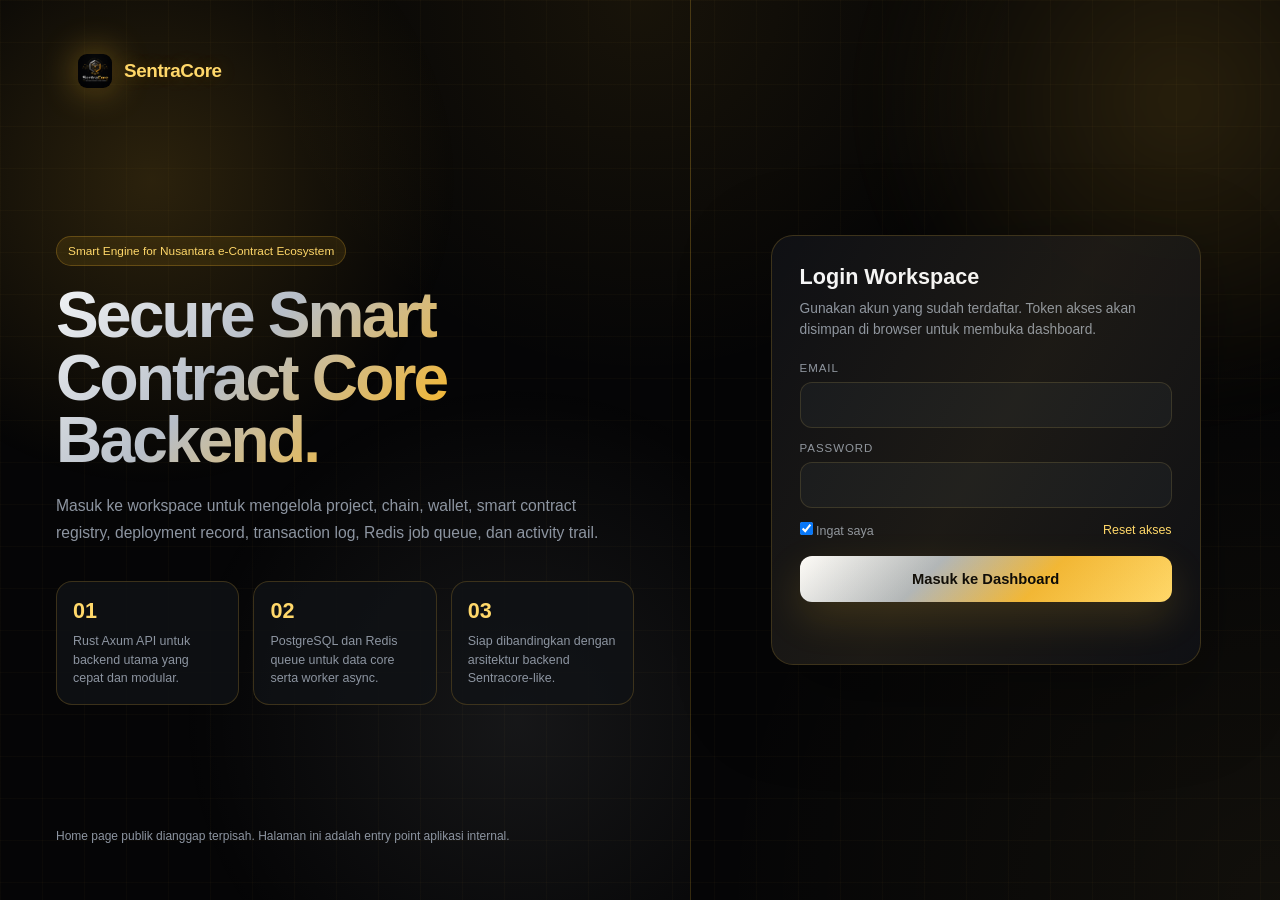
<file: frontend-dark/index.html>
﻿<!DOCTYPE html>
<html lang="id">
<head>
  <meta charset="UTF-8" />
  <meta name="viewport" content="width=device-width, initial-scale=1.0" />
  <title>SentraCore - Login</title>
    <link rel="stylesheet" href="assets/global.css" />
  <link rel="icon" type="image/x-icon" href="/favicon.ico" />
  <link rel="icon" type="image/png" href="assets/favicon.png" />
</head>
<body>
  <main class="login-shell">
    <section class="brand-panel">
      <div class="logo">
        <img class="logo-icon" src="assets/logo-blockchain.png" alt="SentraCore Logo" /> SentraCore
      </div>

      <div class="hero-copy">
        <div class="kicker">Smart Engine for Nusantara e-Contract Ecosystem</div>
        <h1>Secure Smart Contract Core Backend.</h1>
        <p>
          Masuk ke workspace untuk mengelola project, chain, wallet, smart contract registry,
          deployment record, transaction log, Redis job queue, dan activity trail.
        </p>

        <div class="feature-row">
          <div class="feature-card">
            <div class="num">01</div>
            <div class="label">Rust Axum API untuk backend utama yang cepat dan modular.</div>
          </div>
          <div class="feature-card">
            <div class="num">02</div>
            <div class="label">PostgreSQL dan Redis queue untuk data core serta worker async.</div>
          </div>
          <div class="feature-card">
            <div class="num">03</div>
            <div class="label">Siap dibandingkan dengan arsitektur backend Sentracore-like.</div>
          </div>
        </div>
      </div>

      <div class="footer-note">
        Home page publik dianggap terpisah. Halaman ini adalah entry point aplikasi internal.
      </div>
    </section>

    <section class="login-panel">
      <div class="login-card">
        <h2>Login Workspace</h2>
        <div class="sub">
          Gunakan akun yang sudah terdaftar. Token akses akan disimpan di browser untuk membuka dashboard.
        </div>

        <form id="loginForm">
          <div class="form-group">
            <label>Email</label>
            <input class="input" id="email" type="email" autocomplete="email" required />
          </div>

          <div class="form-group">
            <label>Password</label>
            <input class="input" id="password" type="password" autocomplete="current-password" required />
          </div>

          <div class="row">
            <label><input id="remember" type="checkbox" checked /> Ingat saya</label>
            <a href="#" onclick="clearSentraLoginCache(); return false;">Reset akses</a>
          </div>

          <button class="btn" type="submit">Masuk ke Dashboard</button>
          <div class="status" id="statusText"></div>
        </form>
      </div>
    </section>
  </main>

<script>
const API_BASE = (() => {
  const host = window.location.hostname;
  if (host === "sentracore.danandad.com") return "https://api-sentracore.danandad.com";
  return "http://127.0.0.1:4000";
})();

const form = document.getElementById("loginForm");
const statusText = document.getElementById("statusText");
const emailInput = document.getElementById("email");
const passwordInput = document.getElementById("password");
const rememberInput = document.getElementById("remember");

function setStatus(message, type) {
  statusText.textContent = message;
  statusText.className = "status " + (type || "");
}

async function login(email, password) {
  setStatus("Menghubungkan ke backend...", "");

  const res = await fetch(API_BASE + "/auth/login", {
    method: "POST",
    headers: { "Content-Type": "application/json" },
    body: JSON.stringify({ email, password })
  });

  const json = await res.json().catch(() => null);

  if (!res.ok || !json || !json.success) {
    throw new Error(json?.message || "Login gagal. Pastikan API aktif dan akun sudah terdaftar.");
  }

  if (rememberInput.checked) {
    localStorage.setItem("sentra_token", json.data.token);
    localStorage.setItem("sentra_user", JSON.stringify(json.data.user));
  } else {
    sessionStorage.setItem("sentra_token", json.data.token);
    sessionStorage.setItem("sentra_user", JSON.stringify(json.data.user));
  }

  setStatus("Login berhasil. Mengalihkan ke dashboard...", "ok");

  setTimeout(() => {
    const userRole = json?.data?.user?.role || "";
    window.location.href = userRole === "admin" ? "admin-dashboard.html" : "dashboard.html";
  }, 700);
}

form.addEventListener("submit", async (e) => {
  e.preventDefault();

  try {
    await login(emailInput.value.trim(), passwordInput.value);
  } catch (err) {
    setStatus(err.message, "err");
  }
});

(async function autoCheck() {
  const token = localStorage.getItem("sentra_token") || sessionStorage.getItem("sentra_token");
  if (!token) return;

  try {
    const res = await fetch(API_BASE + "/auth/me", {
      headers: { Authorization: "Bearer " + token }
    });

    if (res.ok) {
      setStatus("Sesi aktif ditemukan. Anda bisa langsung masuk dashboard.", "ok");
    }
  } catch (_) {}
})();

async function clearSentraLoginCache() {
  try {
    localStorage.removeItem("sentra_token");
    localStorage.removeItem("sentra_user");
    sessionStorage.removeItem("sentra_token");
    sessionStorage.removeItem("sentra_user");
    sessionStorage.clear();

    Object.keys(localStorage).forEach((key) => {
      if (key.startsWith("sentra_") || key.startsWith("sentracore_")) {
        localStorage.removeItem(key);
      }
    });

    if ("caches" in window) {
      const names = await caches.keys();
      await Promise.all(names.map((name) => caches.delete(name)));
    }

    document.cookie.split(";").forEach((cookie) => {
      const eqPos = cookie.indexOf("=");
      const name = eqPos > -1 ? cookie.substr(0, eqPos).trim() : cookie.trim();
      if (name) {
        document.cookie = name + "=;expires=Thu, 01 Jan 1970 00:00:00 GMT;path=/";
      }
    });

    setStatus("Cache login dibersihkan. Silakan login dengan akun lain.", "ok");
  } catch (err) {
    setStatus("Cache sebagian gagal dibersihkan: " + err.message, "err");
  }
}
</script>
</body>
</html>
</file>
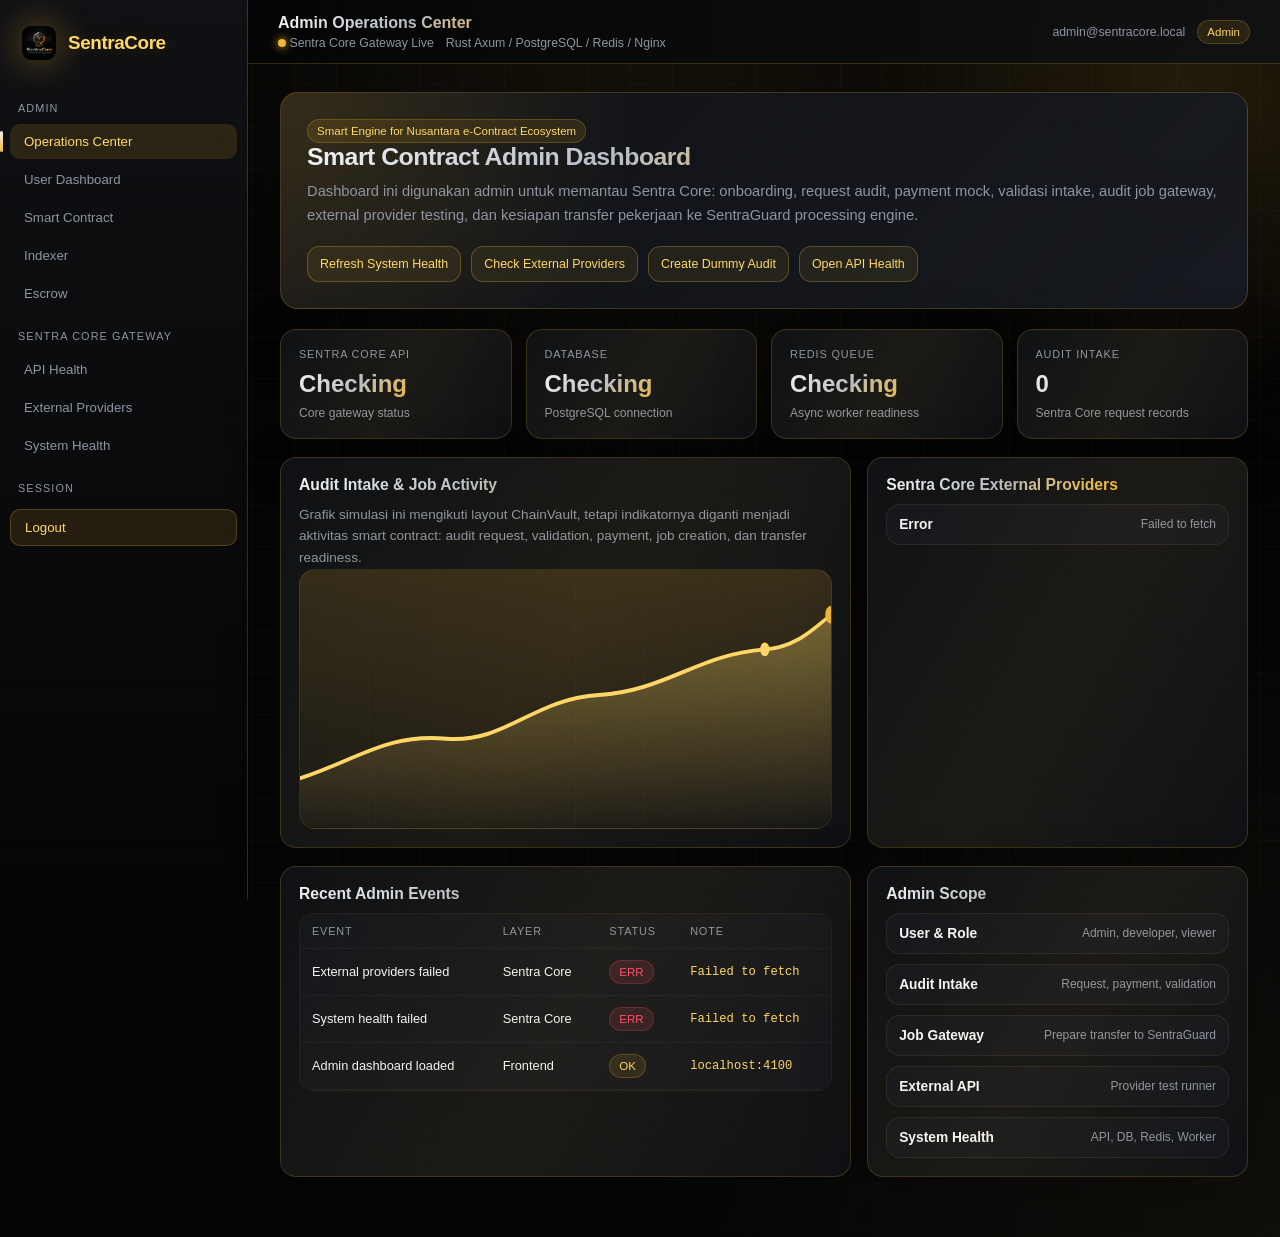
<file: frontend-dark/admin-dashboard.html>
<!DOCTYPE html>
<html lang="id">
<head>
  <meta charset="UTF-8" />
  <meta name="viewport" content="width=device-width, initial-scale=1.0" />
  <title>SentraCore - Admin Operations Center</title>
  <link rel="stylesheet" href="assets/global.css" />
  <link rel="icon" type="image/png" href="assets/favicon.png" />
</head>
<body>
<div class="shell">
  <aside class="sidebar">
    <div class="logo">
      <img class="logo-icon" src="assets/logo-blockchain.png" alt="SentraCore Logo" />
      SentraCore
    </div>

    <div class="nav-section">Admin</div>
    <a class="nav-item active" href="admin-dashboard.html">Operations Center</a>
    <a class="nav-item" href="dashboard.html">User Dashboard</a>
    <a class="nav-item" href="smart-contract.html">Smart Contract</a>
    <a class="nav-item" href="indexer.html">Indexer</a>
    <a class="nav-item" href="escrow.html">Escrow</a>

    <div class="nav-section">Sentra Core Gateway</div>
    <a class="nav-item" href="#" onclick="openApiPath('/health'); return false;">API Health</a>
    <a class="nav-item" href="#" onclick="openApiPath('/api/v1/external/providers'); return false;">External Providers</a>
    <a class="nav-item" href="#" onclick="openApiPath('/api/v1/admin/system-health'); return false;">System Health</a>

    <div class="nav-section">Session</div>
    <a class="nav-item logout" href="#" onclick="sentraFullLogout(); return false;">Logout</a>
</aside>

  <main class="main">
    <header class="topbar">
      <div>
        <div class="page-title">Admin Operations Center</div>
        <div class="topbar-meta" style="margin-top:4px">
          <span><span class="live-dot"></span> Sentra Core Gateway Live</span>
          <span>Rust Axum / PostgreSQL / Redis / Nginx</span>
        </div>
      </div>
      <div class="topbar-meta">
        <span id="adminEmail">admin@sentracore.local</span>
        <span class="badge">Admin</span>
      </div>
    </header>

    <section class="content">
      <div class="hero">
        <span class="badge">Smart Engine for Nusantara e-Contract Ecosystem</span>
        <h1>Smart Contract Admin Dashboard</h1>
        <p>
          Dashboard ini digunakan admin untuk memantau Sentra Core: onboarding, request audit,
          payment mock, validasi intake, audit job gateway, external provider testing,
          dan kesiapan transfer pekerjaan ke SentraGuard processing engine.
        </p>
        <div class="admin-quick-actions" style="margin-top:18px">
          <button class="admin-action" onclick="loadSystemHealth()">Refresh System Health</button>
          <button class="admin-action" onclick="loadProviders()">Check External Providers</button>
          <button class="admin-action" onclick="createDummyAudit()">Create Dummy Audit</button>
          <button class="admin-action" onclick="openApiPath('/health')">Open API Health</button>
        </div>
      </div>

      <div class="admin-metric-row">
        <div class="stat-card">
          <div class="stat-label">Sentra Core API</div>
          <div class="stat-value" id="apiStatus">Checking</div>
          <div class="stat-sub">Core gateway status</div>
        </div>
        <div class="stat-card">
          <div class="stat-label">Database</div>
          <div class="stat-value" id="dbStatus">Checking</div>
          <div class="stat-sub">PostgreSQL connection</div>
        </div>
        <div class="stat-card">
          <div class="stat-label">Redis Queue</div>
          <div class="stat-value" id="redisStatus">Checking</div>
          <div class="stat-sub">Async worker readiness</div>
        </div>
        <div class="stat-card">
          <div class="stat-label">Audit Intake</div>
          <div class="stat-value" id="auditCount">0</div>
          <div class="stat-sub">Sentra Core request records</div>
        </div>
      </div>

      <div class="card-grid">
        <div class="card">
          <div class="card-title">Audit Intake & Job Activity</div>
          <p class="card-desc">
            Grafik simulasi ini mengikuti layout ChainVault, tetapi indikatornya diganti menjadi aktivitas smart contract:
            audit request, validation, payment, job creation, dan transfer readiness.
          </p>
          <div class="admin-chart">
            <svg viewBox="0 0 800 260" preserveAspectRatio="none">
              <defs>
                <linearGradient id="goldFill" x1="0" y1="0" x2="0" y2="1">
                  <stop offset="0%" stop-color="#ffd86a" stop-opacity="0.34"/>
                  <stop offset="100%" stop-color="#ffd86a" stop-opacity="0.02"/>
                </linearGradient>
              </defs>
              <path d="M0,210 C90,190 130,165 220,170 C310,175 350,130 450,126 C550,122 600,85 700,80 C750,78 780,55 800,45 L800,260 L0,260 Z" fill="url(#goldFill)"></path>
              <path d="M0,210 C90,190 130,165 220,170 C310,175 350,130 450,126 C550,122 600,85 700,80 C750,78 780,55 800,45" fill="none" stroke="#ffd86a" stroke-width="4"></path>
              <circle cx="700" cy="80" r="7" fill="#ffd86a"></circle>
              <circle cx="800" cy="45" r="9" fill="#f2b735"></circle>
            </svg>
          </div>
        </div>

        <div class="card">
      <div class="card-title">Sentra Core External Providers</div>
          <div class="admin-pill-list" id="providerList">
            <div class="admin-pill"><strong>Loading</strong><span>Fetching providers...</span></div>
          </div>
        </div>
      </div>

      <div class="card-grid">
        <div class="card">
          <div class="card-title">Recent Admin Events</div>
          <div class="table-wrap">
            <table>
              <thead>
                <tr>
                  <th>Event</th>
                  <th>Layer</th>
                  <th>Status</th>
                  <th>Note</th>
                </tr>
              </thead>
              <tbody id="eventRows">
                <tr>
                  <td>Admin dashboard loaded</td>
                  <td>Frontend</td>
                  <td><span class="badge green">OK</span></td>
                  <td class="hash">localhost:4100</td>
                </tr>
              </tbody>
            </table>
          </div>
        </div>

        <div class="card">
          <div class="card-title">Admin Scope</div>
          <div class="admin-pill-list">
            <div class="admin-pill"><strong>User & Role</strong><span>Admin, developer, viewer</span></div>
            <div class="admin-pill"><strong>Audit Intake</strong><span>Request, payment, validation</span></div>
            <div class="admin-pill"><strong>Job Gateway</strong><span>Prepare transfer to SentraGuard</span></div>
            <div class="admin-pill"><strong>External API</strong><span>Provider test runner</span></div>
            <div class="admin-pill"><strong>System Health</strong><span>API, DB, Redis, Worker</span></div>
          </div>
        </div>
      </div>
    </section>
  </main>
</div>

<script>
const API_BASE = window.location.hostname === "sentracore.danandad.com"
  ? "https://api-sentracore.danandad.com"
  : "http://127.0.0.1:4000";

function getToken() {
  return localStorage.getItem("sentra_token") || sessionStorage.getItem("sentra_token");
}

function addEvent(event, layer, status, note) {
  const rows = document.getElementById("eventRows");
  const tr = document.createElement("tr");
  tr.innerHTML = `
    <td>${event}</td>
    <td>${layer}</td>
    <td><span class="badge ${status === "OK" ? "green" : "red"}">${status}</span></td>
    <td class="hash">${note || "-"}</td>
  `;
  rows.prepend(tr);
}

function openLink(url) {
  window.open(url, "_blank");
}

function openApiPath(path) {
  window.open(API_BASE + path, "_blank");
}

async function loadSystemHealth() {
  try {
    const res = await fetch(API_BASE + "/api/v1/admin/system-health");
    const json = await res.json();

    if (!json.success) throw new Error(json.message || "System health failed");

    document.getElementById("apiStatus").textContent = json.data.api ? "Live" : "Down";
    document.getElementById("dbStatus").textContent = json.data.db ? "OK" : "Down";
    document.getElementById("redisStatus").textContent = json.data.redis ? "OK" : "Down";
    let auditCount = json.data.audits;
    if (auditCount === undefined || auditCount === null) {
      const auditRes = await fetch(API_BASE + "/api/v1/audits");
      const auditJson = await auditRes.json();
      auditCount = Array.isArray(auditJson.data) ? auditJson.data.length : 0;
    }

    document.getElementById("auditCount").textContent = auditCount;

    addEvent("System health refreshed", "Sentra Core", "OK", "api/db/redis");
  } catch (err) {
    addEvent("System health failed", "Sentra Core", "ERR", err.message);
  }
}

async function loadProviders() {
  const list = document.getElementById("providerList");
  list.innerHTML = `<div class="admin-pill"><strong>Loading</strong><span>Fetching providers...</span></div>`;

  try {
    const res = await fetch(API_BASE + "/api/v1/external/providers");
    const json = await res.json();

    if (!json.success) throw new Error(json.message || "Provider endpoint failed");

    const providers = json.data.external_testing_apis || json.data.external_services || {};
    const html = Object.keys(providers).map((key) => {
      const p = providers[key];
      const label = p.provider || key;
      const url = p.url || p;
      return `<div class="admin-pill"><strong>${label}</strong><span>${url}</span></div>`;
    }).join("");

    list.innerHTML = html || `<div class="admin-pill"><strong>No provider</strong><span>Empty response</span></div>`;
    addEvent("External providers loaded", "Sentra Core", "OK", "provider map");
  } catch (err) {
    list.innerHTML = `<div class="admin-pill"><strong>Error</strong><span>${err.message}</span></div>`;
    addEvent("External providers failed", "Sentra Core", "ERR", err.message);
  }
}

async function createDummyAudit() {
  try {
    const res = await fetch(API_BASE + "/api/v1/audits", {
      method: "POST",
      headers: { "Content-Type": "application/json" },
      body: JSON.stringify({
        blockchain: "POLYGON",
        priority: "HIGH",
        audit_type: "FULL",
        notes: "Admin dashboard dummy audit request",
        contract_ids: []
      })
    });

    const json = await res.json();

    if (!json.success) throw new Error(json.message || "Create audit failed");

    addEvent("Dummy audit created", "Sentra Core", "OK", json.data.id);
    await loadSystemHealth();
  } catch (err) {
    addEvent("Dummy audit failed", "Sentra Core", "ERR", err.message);
  }
}

async function logoutAdmin() {
  try {
    localStorage.removeItem("sentra_token");
    localStorage.removeItem("sentra_user");
    localStorage.removeItem("sentra_login_email");
    localStorage.removeItem("sentra_login_role");

    sessionStorage.removeItem("sentra_token");
    sessionStorage.removeItem("sentra_user");
    sessionStorage.clear();

    Object.keys(localStorage).forEach((key) => {
      if (key.startsWith("sentra_") || key.startsWith("sentracore_")) {
        localStorage.removeItem(key);
      }
    });

    if ("caches" in window) {
      const names = await caches.keys();
      await Promise.all(names.map((name) => caches.delete(name)));
    }

    if ("indexedDB" in window && indexedDB.databases) {
      const dbs = await indexedDB.databases();
      await Promise.all(
        dbs
          .filter((db) => db.name && (db.name.includes("sentra") || db.name.includes("sentracore")))
          .map((db) => new Promise((resolve) => {
            const req = indexedDB.deleteDatabase(db.name);
            req.onsuccess = req.onerror = req.onblocked = () => resolve();
          }))
      );
    }

    document.cookie.split(";").forEach((cookie) => {
      const eqPos = cookie.indexOf("=");
      const name = eqPos > -1 ? cookie.substr(0, eqPos).trim() : cookie.trim();
      if (name) {
        document.cookie = name + "=;expires=Thu, 01 Jan 1970 00:00:00 GMT;path=/";
      }
    });
  } catch (err) {
    console.warn("Logout cache cleanup warning:", err);
  }

  window.location.replace("index.html?logout=" + Date.now());
}

(function boot() {
  const userRaw = localStorage.getItem("sentra_user") || sessionStorage.getItem("sentra_user");

  if (userRaw) {
    try {
      const user = JSON.parse(userRaw);
      document.getElementById("adminEmail").textContent = user.email || "admin@sentracore.local";
    } catch (_) {}
  }

  loadSystemHealth();
  loadProviders();
})();

async function sentraFullLogout() {
  try {
    localStorage.removeItem("sentra_token");
    localStorage.removeItem("sentra_user");
    localStorage.removeItem("sentra_login_email");
    localStorage.removeItem("sentra_login_role");

    sessionStorage.removeItem("sentra_token");
    sessionStorage.removeItem("sentra_user");
    sessionStorage.clear();

    Object.keys(localStorage).forEach((key) => {
      if (key.startsWith("sentra_") || key.startsWith("sentracore_")) {
        localStorage.removeItem(key);
      }
    });

    if ("caches" in window) {
      const names = await caches.keys();
      await Promise.all(names.map((name) => caches.delete(name)));
    }

    document.cookie.split(";").forEach((cookie) => {
      const eqPos = cookie.indexOf("=");
      const name = eqPos > -1 ? cookie.substr(0, eqPos).trim() : cookie.trim();
      if (name) {
        document.cookie = name + "=;expires=Thu, 01 Jan 1970 00:00:00 GMT;path=/";
      }
    });
  } catch (err) {
    console.warn("Logout cleanup warning:", err);
  }

  window.location.replace("index.html?logout=" + Date.now());
}
</script>
</body>
</html>
</file>
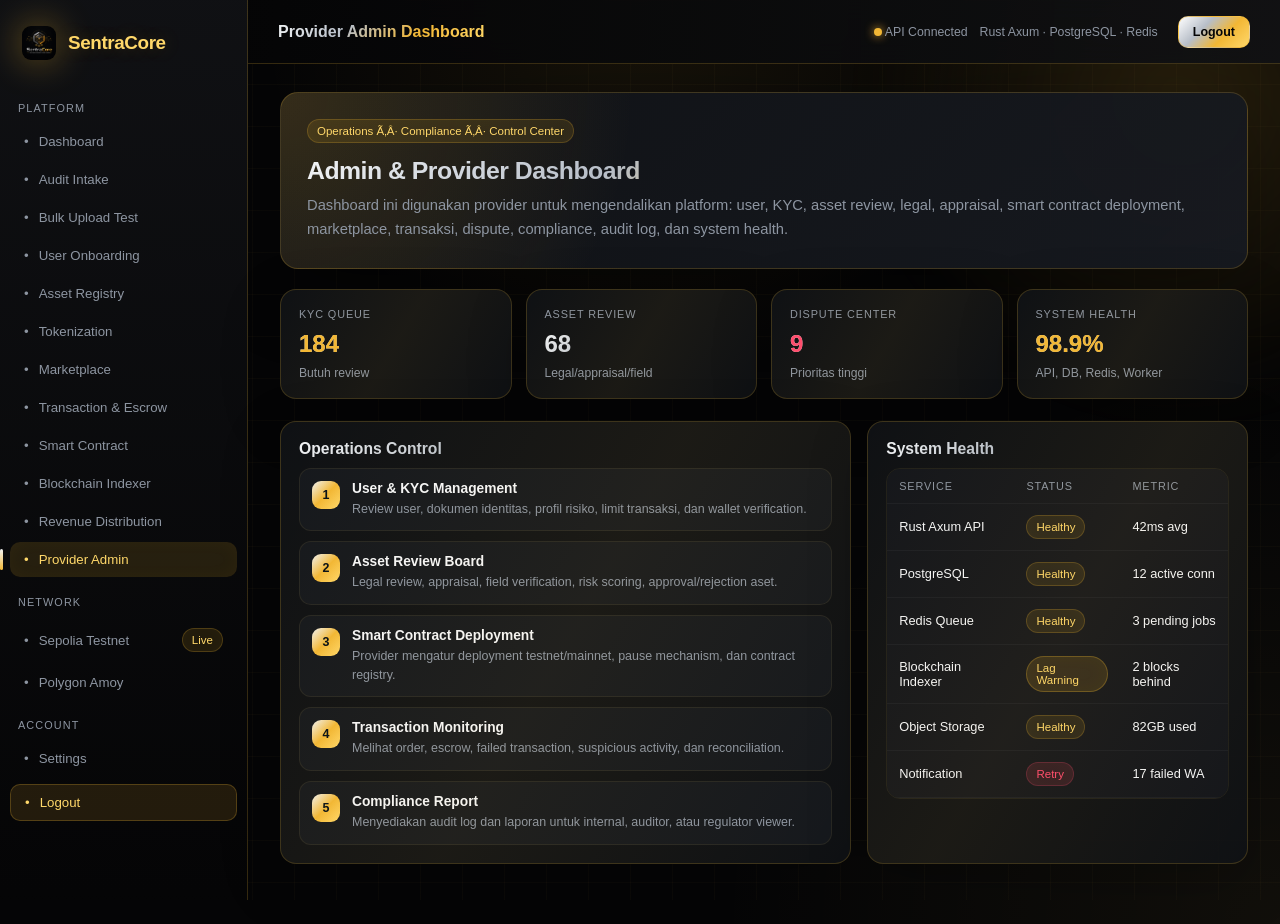
<file: frontend-dark/admin.html>
<!DOCTYPE html>
<html lang="id">
<head>
  <meta charset="UTF-8" />
  <meta name="viewport" content="width=device-width, initial-scale=1.0" />
  <title>Provider Admin</title>
    <link rel="stylesheet" href="assets/global.css" />
  <link rel="icon" type="image/png" href="assets/favicon.png" />
</head>
<body>
<script src="assets/app.js?v=logout-clean-20260518214626"></script>
<script>
appShell("admin", "Provider Admin Dashboard", `
  <div class="hero">
    <span class="badge">Operations Ã‚Â· Compliance Ã‚Â· Control Center</span>
    <h1 style="margin-top:14px">Admin & Provider Dashboard</h1>
    <p>
      Dashboard ini digunakan provider untuk mengendalikan platform: user, KYC, asset review, legal, appraisal,
      smart contract deployment, marketplace, transaksi, dispute, compliance, audit log, dan system health.
    </p>
  </div>

  <div class="stat-grid">
    <div class="stat-card"><div class="stat-label">KYC Queue</div><div class="stat-value" style="color:var(--gold)">184</div><div class="stat-sub">Butuh review</div></div>
    <div class="stat-card"><div class="stat-label">Asset Review</div><div class="stat-value">68</div><div class="stat-sub">Legal/appraisal/field</div></div>
    <div class="stat-card"><div class="stat-label">Dispute Center</div><div class="stat-value" style="color:var(--red)">9</div><div class="stat-sub">Prioritas tinggi</div></div>
    <div class="stat-card"><div class="stat-label">System Health</div><div class="stat-value" style="color:var(--accent)">98.9%</div><div class="stat-sub">API, DB, Redis, Worker</div></div>
  </div>

  <div class="card-grid">
    <div class="card">
      <div class="card-title">Operations Control</div>
      <div class="flow">
        <div class="flow-step"><div class="step-no">1</div><div><div class="step-title">User & KYC Management</div><div class="step-desc">Review user, dokumen identitas, profil risiko, limit transaksi, dan wallet verification.</div></div></div>
        <div class="flow-step"><div class="step-no">2</div><div><div class="step-title">Asset Review Board</div><div class="step-desc">Legal review, appraisal, field verification, risk scoring, approval/rejection aset.</div></div></div>
        <div class="flow-step"><div class="step-no">3</div><div><div class="step-title">Smart Contract Deployment</div><div class="step-desc">Provider mengatur deployment testnet/mainnet, pause mechanism, dan contract registry.</div></div></div>
        <div class="flow-step"><div class="step-no">4</div><div><div class="step-title">Transaction Monitoring</div><div class="step-desc">Melihat order, escrow, failed transaction, suspicious activity, dan reconciliation.</div></div></div>
        <div class="flow-step"><div class="step-no">5</div><div><div class="step-title">Compliance Report</div><div class="step-desc">Menyediakan audit log dan laporan untuk internal, auditor, atau regulator viewer.</div></div></div>
      </div>
    </div>

    <div class="card">
      <div class="card-title">System Health</div>
      <div class="table-wrap">
        <table>
          <thead><tr><th>Service</th><th>Status</th><th>Metric</th></tr></thead>
          <tbody>
            <tr><td>Rust Axum API</td><td><span class="badge">Healthy</span></td><td>42ms avg</td></tr>
            <tr><td>PostgreSQL</td><td><span class="badge">Healthy</span></td><td>12 active conn</td></tr>
            <tr><td>Redis Queue</td><td><span class="badge">Healthy</span></td><td>3 pending jobs</td></tr>
            <tr><td>Blockchain Indexer</td><td><span class="badge gold">Lag Warning</span></td><td>2 blocks behind</td></tr>
            <tr><td>Object Storage</td><td><span class="badge">Healthy</span></td><td>82GB used</td></tr>
            <tr><td>Notification</td><td><span class="badge red">Retry</span></td><td>17 failed WA</td></tr>
          </tbody>
        </table>
      </div>
    </div>
  </div>
`);
</script>
</body>
</html>
</file>
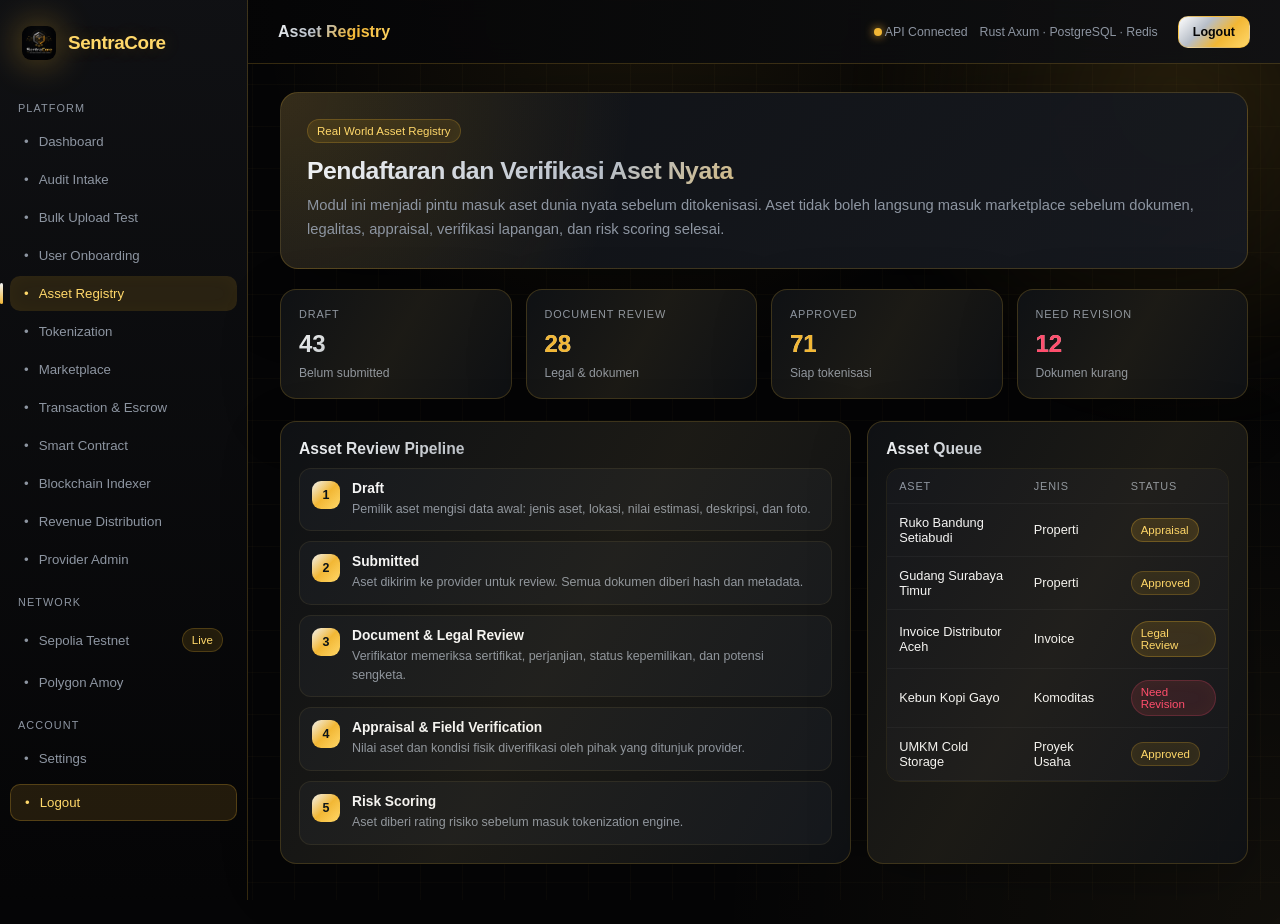
<file: frontend-dark/asset-registry.html>
<!DOCTYPE html>
<html lang="id">
<head>
  <meta charset="UTF-8" />
  <meta name="viewport" content="width=device-width, initial-scale=1.0" />
  <title>Asset Registry</title>
    <link rel="stylesheet" href="assets/global.css" />
  <link rel="icon" type="image/png" href="assets/favicon.png" />
</head>
<body>
<script src="assets/app.js?v=logout-clean-20260518214626"></script>
<script>
appShell("asset", "Asset Registry", `
  <div class="hero">
    <span class="badge">Real World Asset Registry</span>
    <h1 style="margin-top:14px">Pendaftaran dan Verifikasi Aset Nyata</h1>
    <p>
      Modul ini menjadi pintu masuk aset dunia nyata sebelum ditokenisasi. Aset tidak boleh langsung masuk marketplace
      sebelum dokumen, legalitas, appraisal, verifikasi lapangan, dan risk scoring selesai.
    </p>
  </div>

  <div class="stat-grid">
    <div class="stat-card"><div class="stat-label">Draft</div><div class="stat-value">43</div><div class="stat-sub">Belum submitted</div></div>
    <div class="stat-card"><div class="stat-label">Document Review</div><div class="stat-value" style="color:var(--gold)">28</div><div class="stat-sub">Legal & dokumen</div></div>
    <div class="stat-card"><div class="stat-label">Approved</div><div class="stat-value" style="color:var(--accent)">71</div><div class="stat-sub">Siap tokenisasi</div></div>
    <div class="stat-card"><div class="stat-label">Need Revision</div><div class="stat-value" style="color:var(--red)">12</div><div class="stat-sub">Dokumen kurang</div></div>
  </div>

  <div class="card-grid">
    <div class="card">
      <div class="card-title">Asset Review Pipeline</div>
      <div class="flow">
        <div class="flow-step"><div class="step-no">1</div><div><div class="step-title">Draft</div><div class="step-desc">Pemilik aset mengisi data awal: jenis aset, lokasi, nilai estimasi, deskripsi, dan foto.</div></div></div>
        <div class="flow-step"><div class="step-no">2</div><div><div class="step-title">Submitted</div><div class="step-desc">Aset dikirim ke provider untuk review. Semua dokumen diberi hash dan metadata.</div></div></div>
        <div class="flow-step"><div class="step-no">3</div><div><div class="step-title">Document & Legal Review</div><div class="step-desc">Verifikator memeriksa sertifikat, perjanjian, status kepemilikan, dan potensi sengketa.</div></div></div>
        <div class="flow-step"><div class="step-no">4</div><div><div class="step-title">Appraisal & Field Verification</div><div class="step-desc">Nilai aset dan kondisi fisik diverifikasi oleh pihak yang ditunjuk provider.</div></div></div>
        <div class="flow-step"><div class="step-no">5</div><div><div class="step-title">Risk Scoring</div><div class="step-desc">Aset diberi rating risiko sebelum masuk tokenization engine.</div></div></div>
      </div>
    </div>

    <div class="card">
      <div class="card-title">Asset Queue</div>
      <div class="table-wrap">
        <table>
          <thead><tr><th>Aset</th><th>Jenis</th><th>Status</th></tr></thead>
          <tbody>
            <tr><td>Ruko Bandung Setiabudi</td><td>Properti</td><td><span class="badge gold">Appraisal</span></td></tr>
            <tr><td>Gudang Surabaya Timur</td><td>Properti</td><td><span class="badge">Approved</span></td></tr>
            <tr><td>Invoice Distributor Aceh</td><td>Invoice</td><td><span class="badge gold">Legal Review</span></td></tr>
            <tr><td>Kebun Kopi Gayo</td><td>Komoditas</td><td><span class="badge red">Need Revision</span></td></tr>
            <tr><td>UMKM Cold Storage</td><td>Proyek Usaha</td><td><span class="badge">Approved</span></td></tr>
          </tbody>
        </table>
      </div>
    </div>
  </div>
`);
</script>
</body>
</html>
</file>
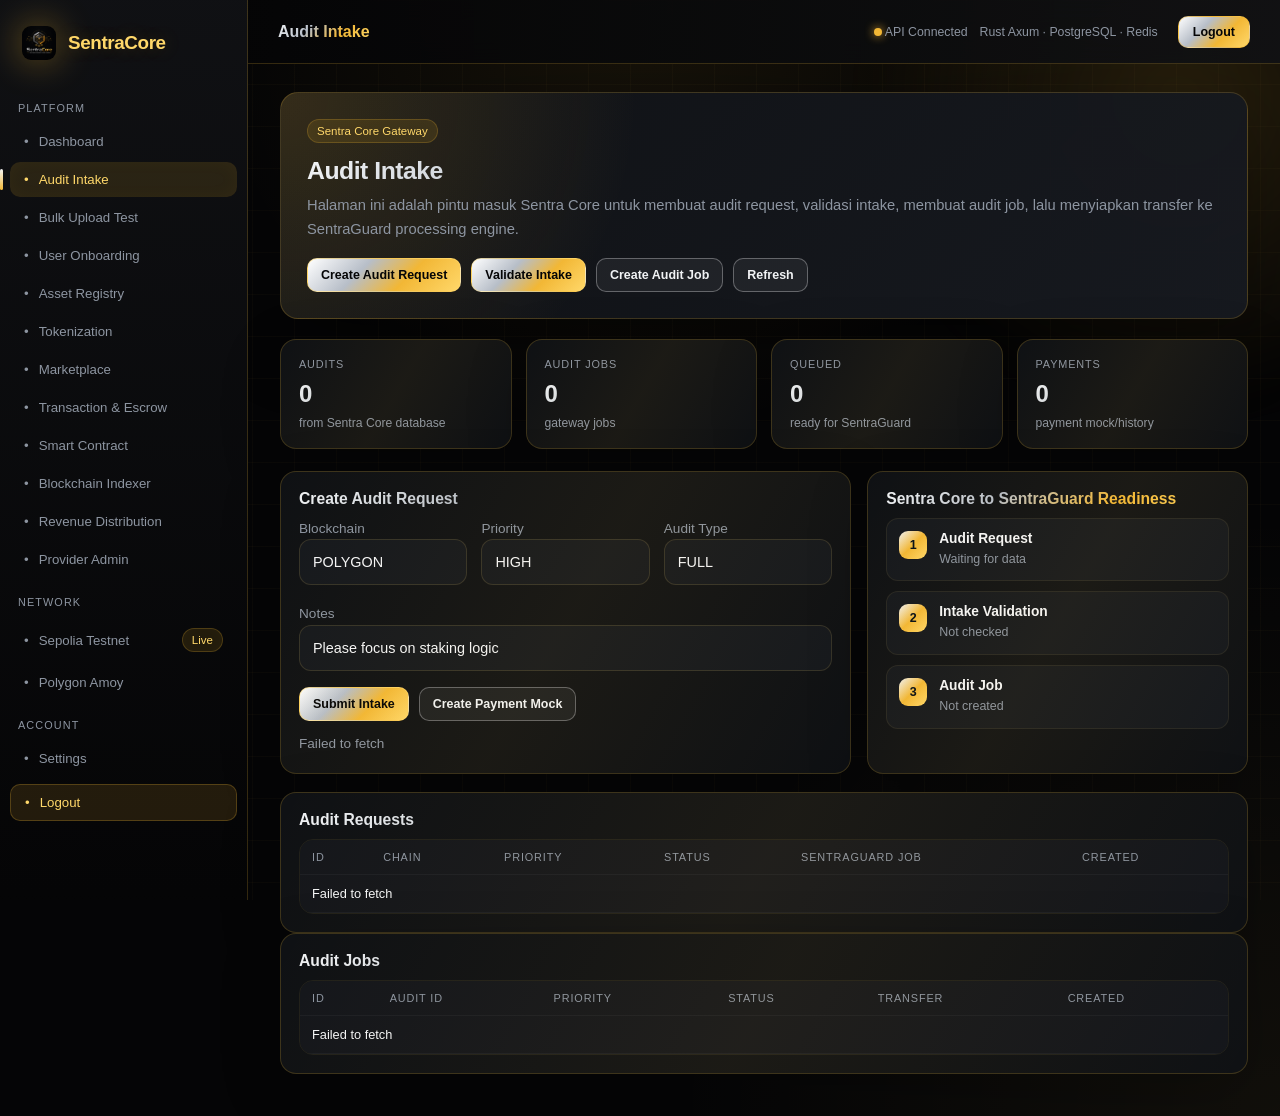
<file: frontend-dark/audit.html>
<!DOCTYPE html>
<html lang="id">
<head>
  <meta charset="UTF-8" />
  <meta name="viewport" content="width=device-width, initial-scale=1.0" />
  <title>Audit Intake</title>
  <link rel="stylesheet" href="assets/global.css" />
  <link rel="icon" type="image/png" href="assets/favicon.png" />
</head>
<body>
<script src="assets/app.js?v=audit-intake-20260518"></script>
<script>
const API_BASE = (() => {
  if (location.hostname === "sentracore.danandad.com") return "https://api-sentracore.danandad.com";
  if (location.protocol === "file:") return localStorage.getItem("sentracore_api_base") || "https://api-sentracore.danandad.com";
  if (["127.0.0.1", "localhost"].includes(location.hostname)) return localStorage.getItem("sentracore_api_base") || "http://127.0.0.1:4000";
  return localStorage.getItem("sentracore_api_base") || "https://api-sentracore.danandad.com";
})();
let currentAuditId = "";

appShell("audit", "Audit Intake", `
  <div class="hero">
    <span class="badge">Sentra Core Gateway</span>
    <h1 style="margin-top:14px">Audit Intake</h1>
    <p>
      Halaman ini adalah pintu masuk Sentra Core untuk membuat audit request, validasi intake,
      membuat audit job, lalu menyiapkan transfer ke SentraGuard processing engine.
    </p>
    <div class="actions">
      <button class="btn gold" onclick="createAudit()">Create Audit Request</button>
      <button class="btn" onclick="validateLatestAudit()">Validate Intake</button>
      <button class="btn secondary" onclick="createAuditJob()">Create Audit Job</button>
      <button class="btn secondary" onclick="loadAuditData()">Refresh</button>
    </div>
  </div>

  <div class="stat-grid">
    <div class="stat-card"><div class="stat-label">Audits</div><div class="stat-value" id="auditTotal">0</div><div class="stat-sub">from Sentra Core database</div></div>
    <div class="stat-card"><div class="stat-label">Audit Jobs</div><div class="stat-value" id="jobTotal">0</div><div class="stat-sub">gateway jobs</div></div>
    <div class="stat-card"><div class="stat-label">Queued</div><div class="stat-value" id="queuedTotal">0</div><div class="stat-sub">ready for SentraGuard</div></div>
    <div class="stat-card"><div class="stat-label">Payments</div><div class="stat-value" id="paymentTotal">0</div><div class="stat-sub">payment mock/history</div></div>
  </div>

  <div class="card-grid">
    <div class="card">
      <div class="card-title">Create Audit Request</div>
      <div class="triple-grid" style="grid-template-columns:1fr 1fr 1fr">
        <label class="card-desc">Blockchain<br><input class="input" id="blockchain" value="POLYGON" /></label>
        <label class="card-desc">Priority<br><input class="input" id="priority" value="HIGH" /></label>
        <label class="card-desc">Audit Type<br><input class="input" id="auditType" value="FULL" /></label>
      </div>
      <label class="card-desc">Notes<br><input class="input" id="notes" value="Please focus on staking logic" /></label>
      <div class="actions">
        <button class="btn gold" onclick="createAudit()">Submit Intake</button>
        <button class="btn secondary" onclick="createPayment()">Create Payment Mock</button>
      </div>
      <p class="card-desc" id="formStatus" style="margin-top:12px">Ready.</p>
    </div>

    <div class="card">
      <div class="card-title">Sentra Core to SentraGuard Readiness</div>
      <div class="flow">
        <div class="flow-step"><div class="step-no">1</div><div><div class="step-title">Audit Request</div><div class="step-desc" id="stepAudit">Waiting for data</div></div></div>
        <div class="flow-step"><div class="step-no">2</div><div><div class="step-title">Intake Validation</div><div class="step-desc" id="stepValidation">Not checked</div></div></div>
        <div class="flow-step"><div class="step-no">3</div><div><div class="step-title">Audit Job</div><div class="step-desc" id="stepJob">Not created</div></div></div>
      </div>
    </div>
  </div>

  <div class="card">
    <div class="card-title">Audit Requests</div>
    <div class="table-wrap">
      <table>
        <thead><tr><th>ID</th><th>Chain</th><th>Priority</th><th>Status</th><th>SentraGuard Job</th><th>Created</th></tr></thead>
        <tbody id="auditRows"><tr><td colspan="6">Loading...</td></tr></tbody>
      </table>
    </div>
  </div>

  <div class="card">
    <div class="card-title">Audit Jobs</div>
    <div class="table-wrap">
      <table>
        <thead><tr><th>ID</th><th>Audit ID</th><th>Priority</th><th>Status</th><th>Transfer</th><th>Created</th></tr></thead>
        <tbody id="jobRows"><tr><td colspan="6">Loading...</td></tr></tbody>
      </table>
    </div>
  </div>
`);

function shortId(value) {
  return value ? String(value).slice(0, 8) + "..." : "-";
}

function badgeFor(status) {
  const value = String(status || "UNKNOWN").toUpperCase();
  const cls = value.includes("FAILED") ? "red" : value.includes("QUEUED") || value.includes("READY") || value.includes("CREATED") ? "gold" : "green";
  return `<span class="badge ${cls}">${value}</span>`;
}

async function api(path, options) {
  const url = `${API_BASE}${path}${path.includes("?") ? "&" : "?"}_=${Date.now()}`;
  const res = await fetch(url, {
    cache: "no-store",
    headers: {
      "Cache-Control": "no-cache",
      "Content-Type": "application/json"
    },
    ...(options || {})
  });
  const json = await res.json();
  if (!json.success) throw new Error(json.message || "Request failed");
  return json.data;
}

async function loadAuditData() {
  try {
    const [audits, jobs, payments] = await Promise.all([
      api("/api/v1/audits"),
      api("/api/v1/audit-jobs"),
      api("/api/v1/payments/history")
    ]);

    currentAuditId = audits[0]?.id || currentAuditId;
    const jobByAuditId = new Map(jobs.map((job) => [String(job.audit_id), job]));
    const mergedAudits = audits.map((audit) => {
      const job = jobByAuditId.get(String(audit.id));
      return {
        ...audit,
        display_status: job?.status || audit.status,
        display_job_id: job?.id || audit.app2_job_id,
        display_transfer: job?.app2_transfer_status || ""
      };
    });
    document.getElementById("auditTotal").textContent = audits.length;
    document.getElementById("jobTotal").textContent = jobs.length;
    document.getElementById("queuedTotal").textContent = mergedAudits.filter((item) => String(item.display_status).toUpperCase() === "QUEUED").length;
    document.getElementById("paymentTotal").textContent = payments.length;

    document.getElementById("auditRows").innerHTML = mergedAudits.length ? mergedAudits.map((item) => `
      <tr>
        <td class="hash">${shortId(item.id)}</td>
        <td>${item.blockchain}</td>
        <td>${item.priority}</td>
        <td>${badgeFor(item.display_status)}</td>
        <td class="hash">${shortId(item.display_job_id)}</td>
        <td>${String(item.created_at || "").replace("T", " ").slice(0, 19)}</td>
      </tr>
    `).join("") : `<tr><td colspan="6">No audit request yet.</td></tr>`;

    document.getElementById("jobRows").innerHTML = jobs.length ? jobs.map((item) => `
      <tr>
        <td class="hash">${shortId(item.id)}</td>
        <td class="hash">${shortId(item.audit_id)}</td>
        <td>${item.priority}</td>
        <td>${badgeFor(item.status)}</td>
        <td>${badgeFor(item.app2_transfer_status)}</td>
        <td>${String(item.created_at || "").replace("T", " ").slice(0, 19)}</td>
      </tr>
    `).join("") : `<tr><td colspan="6">No audit job yet.</td></tr>`;

    const latestAudit = audits[0];
    const latestJob = jobs[0];
    document.getElementById("stepAudit").textContent = latestAudit ? `${latestAudit.status} / ${latestAudit.blockchain} / ${latestAudit.priority}` : "Waiting for audit request";
    document.getElementById("stepValidation").textContent = latestAudit?.validation_json ? "Validation complete" : "Waiting for validation";
    document.getElementById("stepJob").textContent = latestJob ? `${latestJob.status} / ${latestJob.app2_transfer_status}` : "Waiting for job creation";
    document.getElementById("formStatus").textContent = "Audit intake loaded from Sentra Core backend.";
  } catch (err) {
    document.getElementById("formStatus").textContent = err.message;
    document.getElementById("auditRows").innerHTML = `<tr><td colspan="6">${err.message}</td></tr>`;
    document.getElementById("jobRows").innerHTML = `<tr><td colspan="6">${err.message}</td></tr>`;
  }
}

async function createAudit() {
  try {
    const data = await api("/api/v1/audits", {
      method: "POST",
      body: JSON.stringify({
        blockchain: document.getElementById("blockchain").value || "POLYGON",
        priority: document.getElementById("priority").value || "HIGH",
        audit_type: document.getElementById("auditType").value || "FULL",
        notes: document.getElementById("notes").value || "Audit intake request",
        contract_ids: []
      })
    });
    currentAuditId = data.id;
    document.getElementById("formStatus").textContent = "Audit request created: " + data.id;
    await loadAuditData();
  } catch (err) {
    document.getElementById("formStatus").textContent = err.message;
  }
}

async function validateLatestAudit() {
  try {
    if (!currentAuditId) await loadAuditData();
    if (!currentAuditId) throw new Error("No audit request available.");
    await api(`/api/v1/audits/${currentAuditId}/validate`, { method: "POST", body: "{}" });
    document.getElementById("formStatus").textContent = "Intake validation completed.";
    await loadAuditData();
  } catch (err) {
    document.getElementById("formStatus").textContent = err.message;
  }
}

async function createAuditJob() {
  try {
    if (!currentAuditId) await loadAuditData();
    if (!currentAuditId) throw new Error("No audit request available.");
    const data = await api("/api/v1/audit-jobs", {
      method: "POST",
      body: JSON.stringify({ audit_id: currentAuditId, priority: "HIGH" })
    });
    document.getElementById("formStatus").textContent = "Audit job created: " + data.id;
    await loadAuditData();
  } catch (err) {
    document.getElementById("formStatus").textContent = err.message;
  }
}

async function createPayment() {
  try {
    if (!currentAuditId) await loadAuditData();
    if (!currentAuditId) throw new Error("No audit request available.");
    await api("/api/v1/payments/create", {
      method: "POST",
      body: JSON.stringify({
        audit_id: currentAuditId,
        amount_idr: 2500000,
        provider: "midtrans-sandbox-mock"
      })
    });
    document.getElementById("formStatus").textContent = "Payment mock created.";
    await loadAuditData();
  } catch (err) {
    document.getElementById("formStatus").textContent = err.message;
  }
}

loadAuditData();
</script>
</body>
</html>
</file>
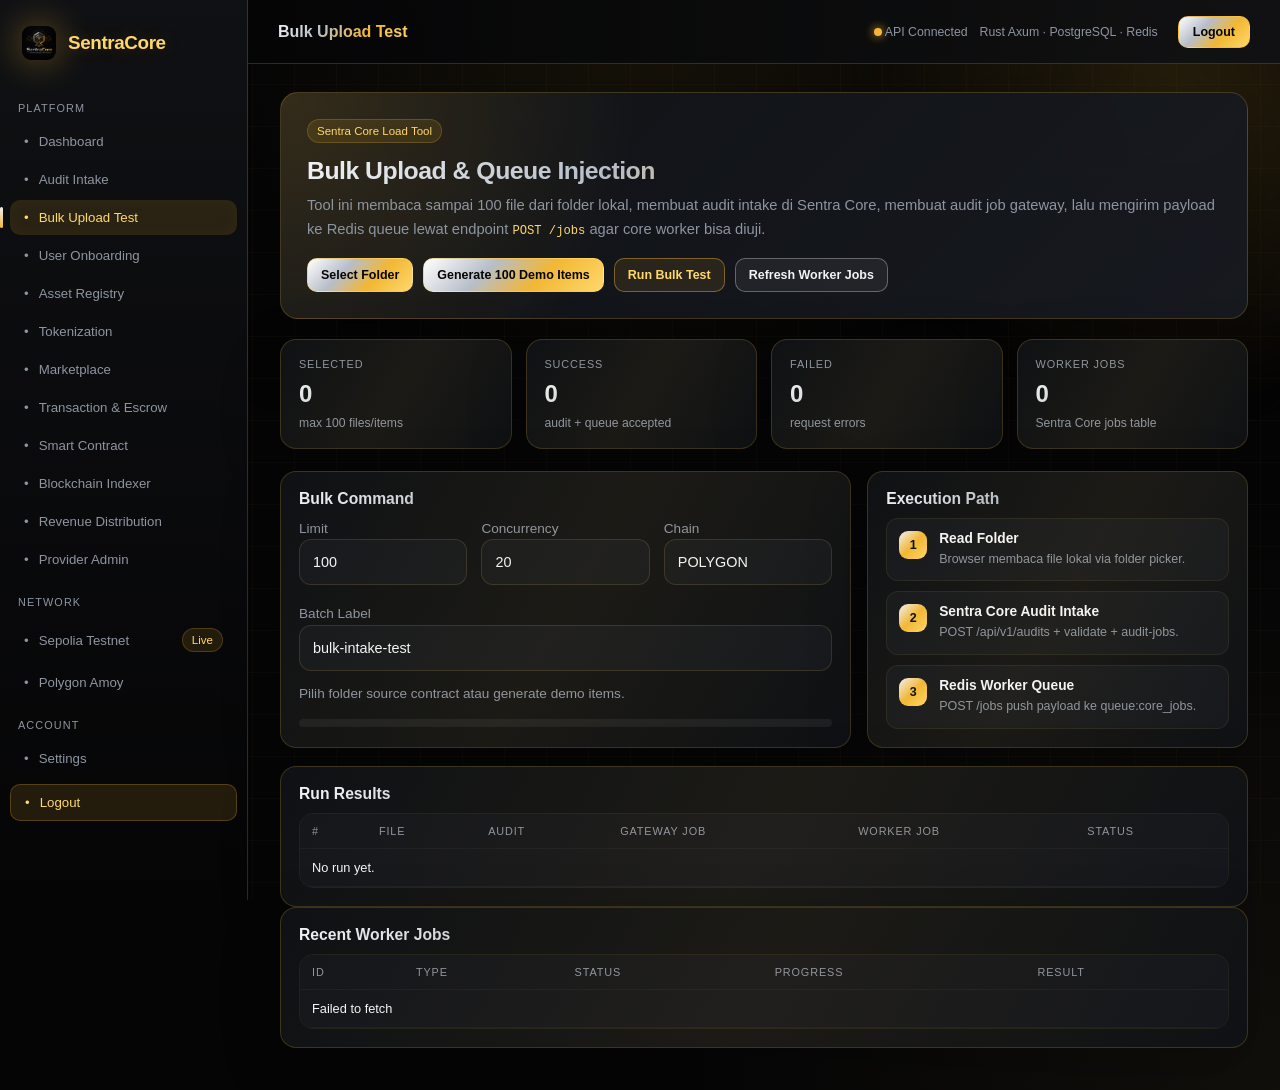
<file: frontend-dark/bulk-upload.html>
<!DOCTYPE html>
<html lang="id">
<head>
  <meta charset="UTF-8" />
  <meta name="viewport" content="width=device-width, initial-scale=1.0" />
  <title>Bulk Upload Test</title>
  <link rel="stylesheet" href="assets/global.css" />
  <link rel="icon" type="image/png" href="assets/favicon.png" />
</head>
<body>
<script src="assets/app.js?v=bulk-upload-20260518"></script>
<script>
const API_BASE = "http://127.0.0.1:4000";
let selectedFiles = [];
let running = false;
let results = [];

appShell("bulk", "Bulk Upload Test", `
  <div class="hero">
    <span class="badge">Sentra Core Load Tool</span>
    <h1 style="margin-top:14px">Bulk Upload & Queue Injection</h1>
    <p>
      Tool ini membaca sampai 100 file dari folder lokal, membuat audit intake di Sentra Core,
      membuat audit job gateway, lalu mengirim payload ke Redis queue lewat endpoint
      <span class="hash">POST /jobs</span> agar core worker bisa diuji.
    </p>
    <div class="actions">
      <label class="btn gold">
        Select Folder
        <input id="folderInput" type="file" webkitdirectory directory multiple style="display:none" />
      </label>
      <button class="btn" onclick="generateSyntheticBatch()">Generate 100 Demo Items</button>
      <button class="btn gold" onclick="runBulkUpload()">Run Bulk Test</button>
      <button class="btn secondary" onclick="loadWorkerJobs()">Refresh Worker Jobs</button>
    </div>
  </div>

  <div class="stat-grid">
    <div class="stat-card"><div class="stat-label">Selected</div><div class="stat-value" id="selectedCount">0</div><div class="stat-sub">max 100 files/items</div></div>
    <div class="stat-card"><div class="stat-label">Success</div><div class="stat-value" id="successCount">0</div><div class="stat-sub">audit + queue accepted</div></div>
    <div class="stat-card"><div class="stat-label">Failed</div><div class="stat-value" id="failedCount">0</div><div class="stat-sub">request errors</div></div>
    <div class="stat-card"><div class="stat-label">Worker Jobs</div><div class="stat-value" id="workerJobCount">0</div><div class="stat-sub">Sentra Core jobs table</div></div>
  </div>

  <div class="card-grid">
    <div class="card">
      <div class="card-title">Bulk Command</div>
      <div class="triple-grid" style="grid-template-columns:1fr 1fr 1fr">
        <label class="card-desc">Limit<br><input class="input" id="limitInput" value="100" /></label>
        <label class="card-desc">Concurrency<br><input class="input" id="concurrencyInput" value="20" /></label>
        <label class="card-desc">Chain<br><input class="input" id="chainInput" value="POLYGON" /></label>
      </div>
      <label class="card-desc">Batch Label<br><input class="input" id="batchLabel" value="bulk-intake-test" /></label>
      <p class="card-desc" id="runStatus" style="margin-top:12px">Pilih folder source contract atau generate demo items.</p>
      <div class="progress" style="margin-top:14px"><div id="progressBar" style="width:0%"></div></div>
    </div>

    <div class="card">
      <div class="card-title">Execution Path</div>
      <div class="flow">
        <div class="flow-step"><div class="step-no">1</div><div><div class="step-title">Read Folder</div><div class="step-desc">Browser membaca file lokal via folder picker.</div></div></div>
        <div class="flow-step"><div class="step-no">2</div><div><div class="step-title">Sentra Core Audit Intake</div><div class="step-desc">POST /api/v1/audits + validate + audit-jobs.</div></div></div>
        <div class="flow-step"><div class="step-no">3</div><div><div class="step-title">Redis Worker Queue</div><div class="step-desc">POST /jobs push payload ke queue:core_jobs.</div></div></div>
      </div>
    </div>
  </div>

  <div class="card">
    <div class="card-title">Run Results</div>
    <div class="table-wrap">
      <table>
        <thead><tr><th>#</th><th>File</th><th>Audit</th><th>Gateway Job</th><th>Worker Job</th><th>Status</th></tr></thead>
        <tbody id="resultRows"><tr><td colspan="6">No run yet.</td></tr></tbody>
      </table>
    </div>
  </div>

  <div class="card">
    <div class="card-title">Recent Worker Jobs</div>
    <div class="table-wrap">
      <table>
        <thead><tr><th>ID</th><th>Type</th><th>Status</th><th>Progress</th><th>Result</th></tr></thead>
        <tbody id="workerRows"><tr><td colspan="5">Loading...</td></tr></tbody>
      </table>
    </div>
  </div>
`);

document.getElementById("folderInput").addEventListener("change", (event) => {
  selectedFiles = Array.from(event.target.files || [])
    .filter((file) => file.size > 0)
    .slice(0, 100);
  results = [];
  updateStats();
  document.getElementById("runStatus").textContent = `${selectedFiles.length} files selected from folder.`;
});

function shortId(value) {
  return value ? String(value).slice(0, 8) + "..." : "-";
}

function badge(status) {
  const value = String(status || "UNKNOWN").toUpperCase();
  const cls = value.includes("FAIL") || value.includes("ERROR") ? "red" : value.includes("COMPLETE") || value.includes("OK") ? "green" : "gold";
  return `<span class="badge ${cls}">${value}</span>`;
}

async function api(path, options) {
  const response = await fetch(API_BASE + path, {
    headers: { "Content-Type": "application/json" },
    ...(options || {})
  });
  const json = await response.json();
  if (!json.success) throw new Error(json.message || `HTTP ${response.status}`);
  return json.data;
}

async function readItem(file, index) {
  if (file.synthetic) return file;

  const text = await file.text();
  return {
    name: file.webkitRelativePath || file.name || `contract-${index + 1}.sol`,
    content: text.slice(0, 120000),
    size: file.size,
    synthetic: false
  };
}

function generateSyntheticBatch() {
  selectedFiles = Array.from({ length: 100 }, (_, index) => ({
    synthetic: true,
    name: `DemoContract${String(index + 1).padStart(3, "0")}.sol`,
    size: 512,
    content: `// SPDX-License-Identifier: MIT
pragma solidity ^0.8.20;

contract DemoContract${index + 1} {
  mapping(address => uint256) public balances;
  function deposit() external payable { balances[msg.sender] += msg.value; }
  function withdraw() external {
    uint256 amount = balances[msg.sender];
    (bool ok,) = msg.sender.call{value: amount}("");
    require(ok, "transfer failed");
    balances[msg.sender] = 0;
  }
}`
  }));
  results = [];
  updateStats();
  document.getElementById("runStatus").textContent = "100 demo source items generated.";
}

function updateStats() {
  document.getElementById("selectedCount").textContent = selectedFiles.length;
  document.getElementById("successCount").textContent = results.filter((item) => item.ok).length;
  document.getElementById("failedCount").textContent = results.filter((item) => !item.ok).length;
  const total = Math.max(1, selectedFiles.length);
  document.getElementById("progressBar").style.width = `${Math.round((results.length / total) * 100)}%`;
}

function renderResults() {
  const rows = results.slice(-100).map((item, index) => `
    <tr>
      <td>${index + 1}</td>
      <td>${item.file}</td>
      <td class="hash">${shortId(item.auditId)}</td>
      <td class="hash">${shortId(item.auditJobId)}</td>
      <td class="hash">${shortId(item.workerJobId)}</td>
      <td>${badge(item.ok ? "OK" : "FAILED")}</td>
    </tr>
  `).join("");

  document.getElementById("resultRows").innerHTML = rows || `<tr><td colspan="6">No run yet.</td></tr>`;
}

async function processOne(file, index) {
  const item = await readItem(file, index);
  const chain = document.getElementById("chainInput").value || "POLYGON";
  const batchLabel = document.getElementById("batchLabel").value || "bulk-intake-test";

  const audit = await api("/api/v1/audits", {
    method: "POST",
    body: JSON.stringify({
      blockchain: chain,
      priority: index % 5 === 0 ? "HIGH" : "NORMAL",
      audit_type: "FULL",
      notes: `${batchLabel}: ${item.name}`,
      contract_ids: []
    })
  });

  await api(`/api/v1/audits/${audit.id}/validate`, { method: "POST", body: "{}" });

  const auditJob = await api("/api/v1/audit-jobs", {
    method: "POST",
    body: JSON.stringify({
      audit_id: audit.id,
      priority: index % 5 === 0 ? "HIGH" : "NORMAL"
    })
  });

  const workerJob = await api("/jobs", {
    method: "POST",
    body: JSON.stringify({
      job_type: "bulk_contract_upload_audit",
      payload_json: {
        source: "bulk-upload-ui",
        batch: batchLabel,
        audit_id: audit.id,
        audit_job_id: auditJob.id,
        file_name: item.name,
        file_size: item.size,
        blockchain: chain,
        source_preview: item.content.slice(0, 2000)
      }
    })
  });

  return {
    ok: true,
    file: item.name,
    auditId: audit.id,
    auditJobId: auditJob.id,
    workerJobId: workerJob.id
  };
}

async function runPool(items, limit, worker) {
  let index = 0;
  const runners = Array.from({ length: Math.max(1, limit) }, async () => {
    while (index < items.length && running) {
      const currentIndex = index++;
      try {
        results.push(await worker(items[currentIndex], currentIndex));
      } catch (error) {
        const file = items[currentIndex];
        results.push({
          ok: false,
          file: file.webkitRelativePath || file.name || file.name || `item-${currentIndex + 1}`,
          auditId: "",
          auditJobId: "",
          workerJobId: "",
          error: error.message
        });
      }
      updateStats();
      renderResults();
    }
  });
  await Promise.all(runners);
}

async function runBulkUpload() {
  if (running) return;
  const limit = Math.min(100, Math.max(1, Number(document.getElementById("limitInput").value || 100)));
  const concurrency = Math.min(100, Math.max(1, Number(document.getElementById("concurrencyInput").value || 20)));
  const items = selectedFiles.slice(0, limit);

  if (items.length === 0) {
    document.getElementById("runStatus").textContent = "No files selected. Select a folder or generate demo items first.";
    return;
  }

  running = true;
  results = [];
  updateStats();
  renderResults();
  document.getElementById("runStatus").textContent = `Running ${items.length} items with concurrency ${concurrency}...`;

  await runPool(items, concurrency, processOne);

  running = false;
  document.getElementById("runStatus").textContent = `Done. Success ${results.filter((item) => item.ok).length}/${items.length}.`;
  await loadWorkerJobs();
}

async function loadWorkerJobs() {
  try {
    const jobs = await api("/list/jobs");
    document.getElementById("workerJobCount").textContent = jobs.length;
    document.getElementById("workerRows").innerHTML = jobs.slice(0, 25).map((job) => `
      <tr>
        <td class="hash">${shortId(job.id)}</td>
        <td>${job.job_type}</td>
        <td>${badge(job.status)}</td>
        <td>${job.progress ?? 0}%</td>
        <td>${job.result_json ? "result stored" : "-"}</td>
      </tr>
    `).join("") || `<tr><td colspan="5">No worker jobs.</td></tr>`;
  } catch (error) {
    document.getElementById("workerRows").innerHTML = `<tr><td colspan="5">${error.message}</td></tr>`;
  }
}

loadWorkerJobs();
setInterval(loadWorkerJobs, 5000);
</script>
</body>
</html>
</file>
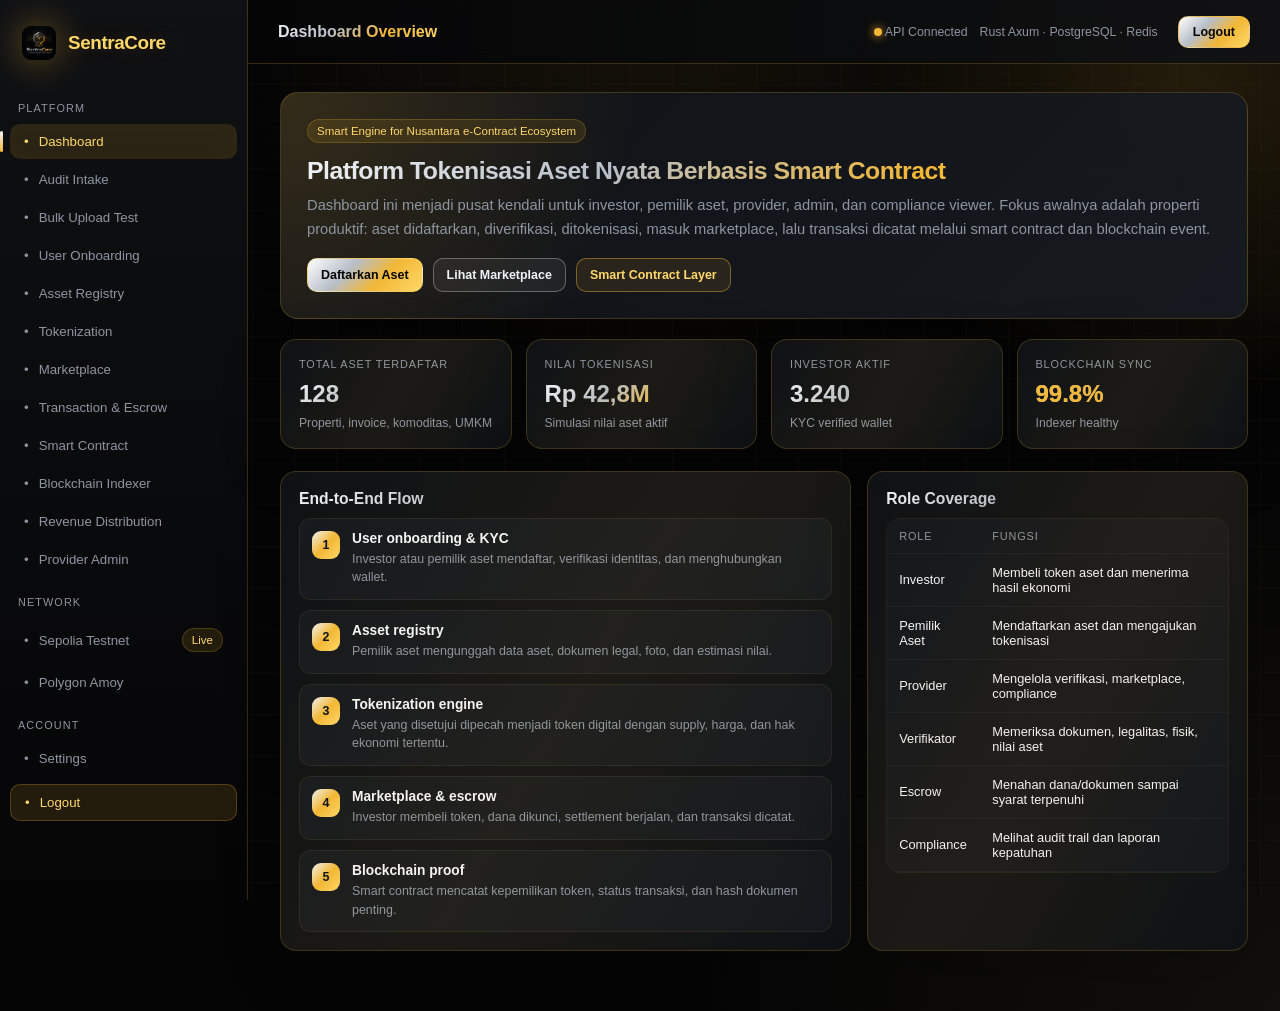
<file: frontend-dark/dashboard.html>
<!DOCTYPE html>
<html lang="id">
<head>
  <meta charset="UTF-8" />
  <meta name="viewport" content="width=device-width, initial-scale=1.0" />
  <title>SentraCore Ã¢â‚¬â€ Dashboard</title>
    <link rel="stylesheet" href="assets/global.css" />
  <link rel="icon" type="image/png" href="assets/favicon.png" />
</head>
<body>
<script src="assets/app.js?v=logout-clean-20260518214626"></script>
<script>
appShell("overview", "Dashboard Overview", `
  <div class="hero">
    <span class="badge">Smart Engine for Nusantara e-Contract Ecosystem</span>
    <h1 style="margin-top:14px">Platform Tokenisasi Aset Nyata Berbasis Smart Contract</h1>
    <p>
      Dashboard ini menjadi pusat kendali untuk investor, pemilik aset, provider, admin, dan compliance viewer.
      Fokus awalnya adalah properti produktif: aset didaftarkan, diverifikasi, ditokenisasi, masuk marketplace,
      lalu transaksi dicatat melalui smart contract dan blockchain event.
    </p>
    <div class="actions">
      <a class="btn" href="asset-registry.html">Daftarkan Aset</a>
      <a class="btn secondary" href="marketplace.html">Lihat Marketplace</a>
      <a class="btn gold" href="smart-contract.html">Smart Contract Layer</a>
    </div>
  </div>

  <div class="stat-grid">
    <div class="stat-card">
      <div class="stat-label">Total Aset Terdaftar</div>
      <div class="stat-value">128</div>
      <div class="stat-sub">Properti, invoice, komoditas, UMKM</div>
    </div>
    <div class="stat-card">
      <div class="stat-label">Nilai Tokenisasi</div>
      <div class="stat-value">Rp 42,8M</div>
      <div class="stat-sub">Simulasi nilai aset aktif</div>
    </div>
    <div class="stat-card">
      <div class="stat-label">Investor Aktif</div>
      <div class="stat-value">3.240</div>
      <div class="stat-sub">KYC verified wallet</div>
    </div>
    <div class="stat-card">
      <div class="stat-label">Blockchain Sync</div>
      <div class="stat-value" style="color:var(--accent)">99.8%</div>
      <div class="stat-sub">Indexer healthy</div>
    </div>
  </div>

  <div class="card-grid">
    <div class="card">
      <div class="card-title">End-to-End Flow</div>
      <div class="flow">
        <div class="flow-step"><div class="step-no">1</div><div><div class="step-title">User onboarding & KYC</div><div class="step-desc">Investor atau pemilik aset mendaftar, verifikasi identitas, dan menghubungkan wallet.</div></div></div>
        <div class="flow-step"><div class="step-no">2</div><div><div class="step-title">Asset registry</div><div class="step-desc">Pemilik aset mengunggah data aset, dokumen legal, foto, dan estimasi nilai.</div></div></div>
        <div class="flow-step"><div class="step-no">3</div><div><div class="step-title">Tokenization engine</div><div class="step-desc">Aset yang disetujui dipecah menjadi token digital dengan supply, harga, dan hak ekonomi tertentu.</div></div></div>
        <div class="flow-step"><div class="step-no">4</div><div><div class="step-title">Marketplace & escrow</div><div class="step-desc">Investor membeli token, dana dikunci, settlement berjalan, dan transaksi dicatat.</div></div></div>
        <div class="flow-step"><div class="step-no">5</div><div><div class="step-title">Blockchain proof</div><div class="step-desc">Smart contract mencatat kepemilikan token, status transaksi, dan hash dokumen penting.</div></div></div>
      </div>
    </div>

    <div class="card">
      <div class="card-title">Role Coverage</div>
      <div class="table-wrap">
        <table>
          <thead><tr><th>Role</th><th>Fungsi</th></tr></thead>
          <tbody>
            <tr><td>Investor</td><td>Membeli token aset dan menerima hasil ekonomi</td></tr>
            <tr><td>Pemilik Aset</td><td>Mendaftarkan aset dan mengajukan tokenisasi</td></tr>
            <tr><td>Provider</td><td>Mengelola verifikasi, marketplace, compliance</td></tr>
            <tr><td>Verifikator</td><td>Memeriksa dokumen, legalitas, fisik, nilai aset</td></tr>
            <tr><td>Escrow</td><td>Menahan dana/dokumen sampai syarat terpenuhi</td></tr>
            <tr><td>Compliance</td><td>Melihat audit trail dan laporan kepatuhan</td></tr>
          </tbody>
        </table>
      </div>
    </div>
  </div>
`);
</script>
</body>
</html>
</file>
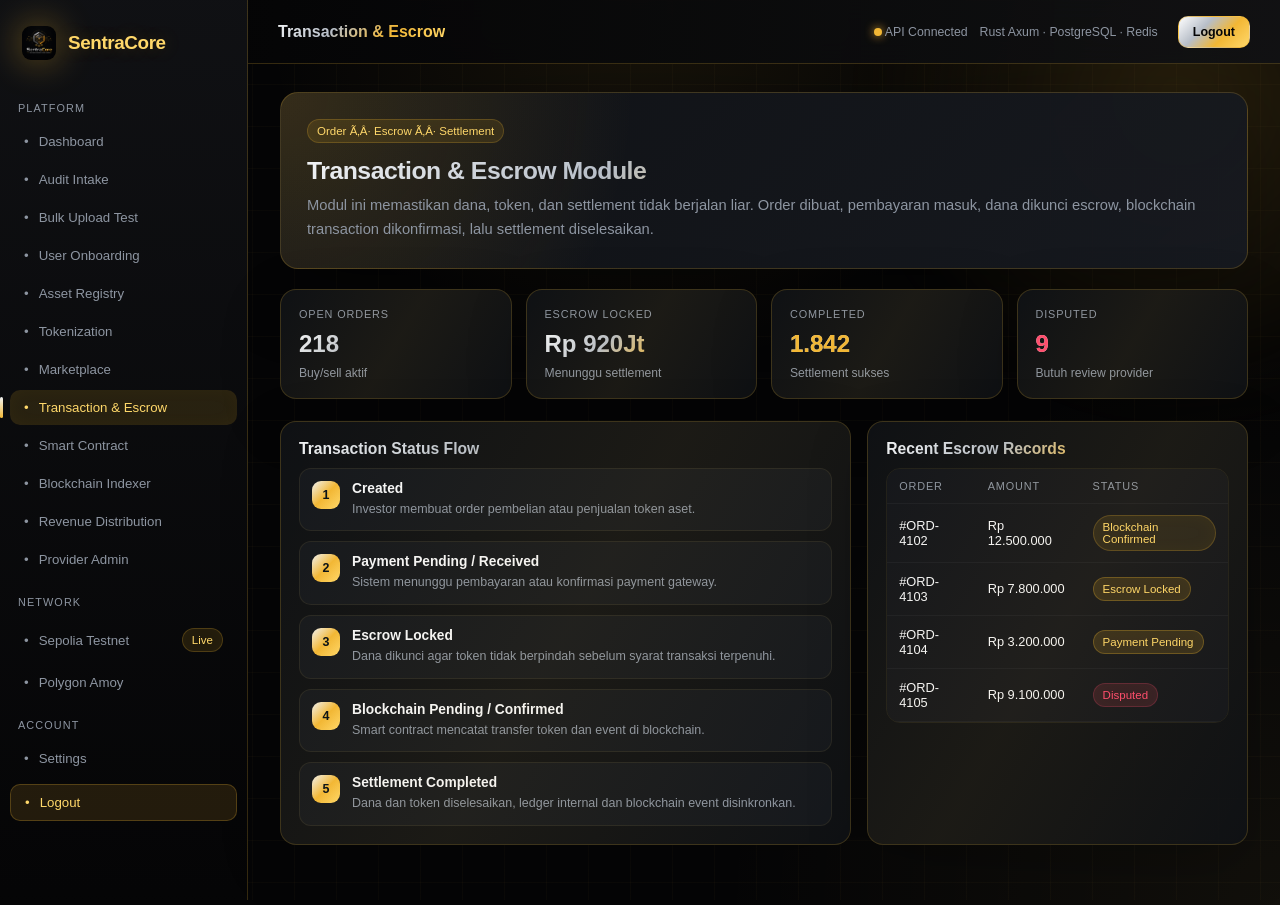
<file: frontend-dark/escrow.html>
<!DOCTYPE html>
<html lang="id">
<head>
  <meta charset="UTF-8" />
  <meta name="viewport" content="width=device-width, initial-scale=1.0" />
  <title>Transaction & Escrow</title>
    <link rel="stylesheet" href="assets/global.css" />
  <link rel="icon" type="image/png" href="assets/favicon.png" />
</head>
<body>
<script src="assets/app.js?v=logout-clean-20260518214626"></script>
<script>
appShell("escrow", "Transaction & Escrow", `
  <div class="hero">
    <span class="badge">Order Ã‚Â· Escrow Ã‚Â· Settlement</span>
    <h1 style="margin-top:14px">Transaction & Escrow Module</h1>
    <p>
      Modul ini memastikan dana, token, dan settlement tidak berjalan liar. Order dibuat, pembayaran masuk,
      dana dikunci escrow, blockchain transaction dikonfirmasi, lalu settlement diselesaikan.
    </p>
  </div>

  <div class="stat-grid">
    <div class="stat-card"><div class="stat-label">Open Orders</div><div class="stat-value">218</div><div class="stat-sub">Buy/sell aktif</div></div>
    <div class="stat-card"><div class="stat-label">Escrow Locked</div><div class="stat-value">Rp 920Jt</div><div class="stat-sub">Menunggu settlement</div></div>
    <div class="stat-card"><div class="stat-label">Completed</div><div class="stat-value" style="color:var(--accent)">1.842</div><div class="stat-sub">Settlement sukses</div></div>
    <div class="stat-card"><div class="stat-label">Disputed</div><div class="stat-value" style="color:var(--red)">9</div><div class="stat-sub">Butuh review provider</div></div>
  </div>

  <div class="card-grid">
    <div class="card">
      <div class="card-title">Transaction Status Flow</div>
      <div class="flow">
        <div class="flow-step"><div class="step-no">1</div><div><div class="step-title">Created</div><div class="step-desc">Investor membuat order pembelian atau penjualan token aset.</div></div></div>
        <div class="flow-step"><div class="step-no">2</div><div><div class="step-title">Payment Pending / Received</div><div class="step-desc">Sistem menunggu pembayaran atau konfirmasi payment gateway.</div></div></div>
        <div class="flow-step"><div class="step-no">3</div><div><div class="step-title">Escrow Locked</div><div class="step-desc">Dana dikunci agar token tidak berpindah sebelum syarat transaksi terpenuhi.</div></div></div>
        <div class="flow-step"><div class="step-no">4</div><div><div class="step-title">Blockchain Pending / Confirmed</div><div class="step-desc">Smart contract mencatat transfer token dan event di blockchain.</div></div></div>
        <div class="flow-step"><div class="step-no">5</div><div><div class="step-title">Settlement Completed</div><div class="step-desc">Dana dan token diselesaikan, ledger internal dan blockchain event disinkronkan.</div></div></div>
      </div>
    </div>

    <div class="card">
      <div class="card-title">Recent Escrow Records</div>
      <div class="table-wrap">
        <table>
          <thead><tr><th>Order</th><th>Amount</th><th>Status</th></tr></thead>
          <tbody>
            <tr><td>#ORD-4102</td><td>Rp 12.500.000</td><td><span class="badge">Blockchain Confirmed</span></td></tr>
            <tr><td>#ORD-4103</td><td>Rp 7.800.000</td><td><span class="badge gold">Escrow Locked</span></td></tr>
            <tr><td>#ORD-4104</td><td>Rp 3.200.000</td><td><span class="badge gold">Payment Pending</span></td></tr>
            <tr><td>#ORD-4105</td><td>Rp 9.100.000</td><td><span class="badge red">Disputed</span></td></tr>
          </tbody>
        </table>
      </div>
    </div>
  </div>
`);
</script>
</body>
</html>
</file>
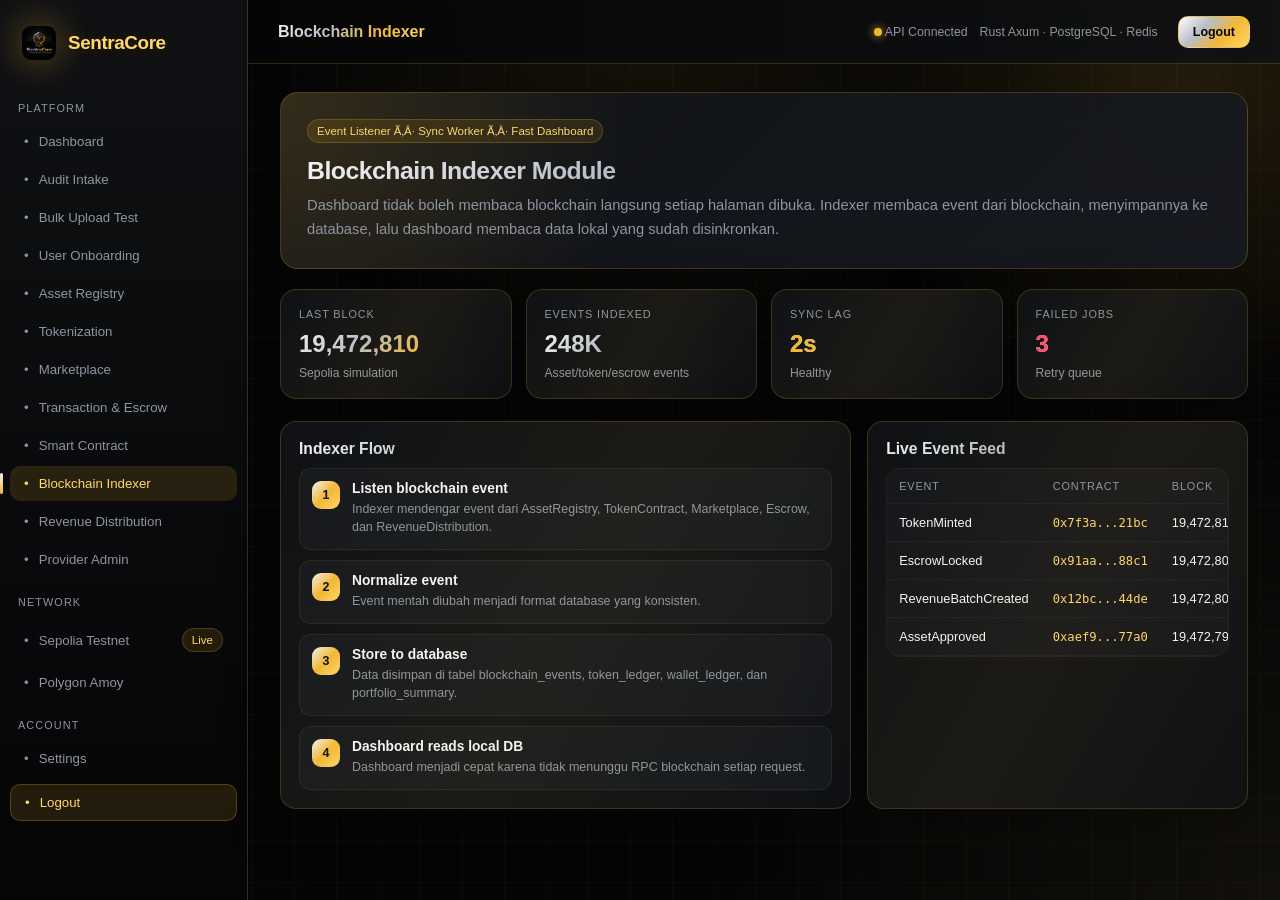
<file: frontend-dark/indexer.html>
<!DOCTYPE html>
<html lang="id">
<head>
  <meta charset="UTF-8" />
  <meta name="viewport" content="width=device-width, initial-scale=1.0" />
  <title>Blockchain Indexer</title>
    <link rel="stylesheet" href="assets/global.css" />
  <link rel="icon" type="image/png" href="assets/favicon.png" />
</head>
<body>
<script src="assets/app.js?v=logout-clean-20260518214626"></script>
<script>
appShell("indexer", "Blockchain Indexer", `
  <div class="hero">
    <span class="badge">Event Listener Ã‚Â· Sync Worker Ã‚Â· Fast Dashboard</span>
    <h1 style="margin-top:14px">Blockchain Indexer Module</h1>
    <p>
      Dashboard tidak boleh membaca blockchain langsung setiap halaman dibuka. Indexer membaca event dari blockchain,
      menyimpannya ke database, lalu dashboard membaca data lokal yang sudah disinkronkan.
    </p>
  </div>

  <div class="stat-grid">
    <div class="stat-card"><div class="stat-label">Last Block</div><div class="stat-value">19,472,810</div><div class="stat-sub">Sepolia simulation</div></div>
    <div class="stat-card"><div class="stat-label">Events Indexed</div><div class="stat-value">248K</div><div class="stat-sub">Asset/token/escrow events</div></div>
    <div class="stat-card"><div class="stat-label">Sync Lag</div><div class="stat-value" style="color:var(--accent)">2s</div><div class="stat-sub">Healthy</div></div>
    <div class="stat-card"><div class="stat-label">Failed Jobs</div><div class="stat-value" style="color:var(--red)">3</div><div class="stat-sub">Retry queue</div></div>
  </div>

  <div class="card-grid">
    <div class="card">
      <div class="card-title">Indexer Flow</div>
      <div class="flow">
        <div class="flow-step"><div class="step-no">1</div><div><div class="step-title">Listen blockchain event</div><div class="step-desc">Indexer mendengar event dari AssetRegistry, TokenContract, Marketplace, Escrow, dan RevenueDistribution.</div></div></div>
        <div class="flow-step"><div class="step-no">2</div><div><div class="step-title">Normalize event</div><div class="step-desc">Event mentah diubah menjadi format database yang konsisten.</div></div></div>
        <div class="flow-step"><div class="step-no">3</div><div><div class="step-title">Store to database</div><div class="step-desc">Data disimpan di tabel blockchain_events, token_ledger, wallet_ledger, dan portfolio_summary.</div></div></div>
        <div class="flow-step"><div class="step-no">4</div><div><div class="step-title">Dashboard reads local DB</div><div class="step-desc">Dashboard menjadi cepat karena tidak menunggu RPC blockchain setiap request.</div></div></div>
      </div>
    </div>

    <div class="card">
      <div class="card-title">Live Event Feed</div>
      <div class="table-wrap">
        <table>
          <thead><tr><th>Event</th><th>Contract</th><th>Block</th></tr></thead>
          <tbody>
            <tr><td>TokenMinted</td><td><span class="hash">0x7f3a...21bc</span></td><td>19,472,810</td></tr>
            <tr><td>EscrowLocked</td><td><span class="hash">0x91aa...88c1</span></td><td>19,472,808</td></tr>
            <tr><td>RevenueBatchCreated</td><td><span class="hash">0x12bc...44de</span></td><td>19,472,802</td></tr>
            <tr><td>AssetApproved</td><td><span class="hash">0xaef9...77a0</span></td><td>19,472,790</td></tr>
          </tbody>
        </table>
      </div>
    </div>
  </div>
`);
</script>
</body>
</html>
</file>
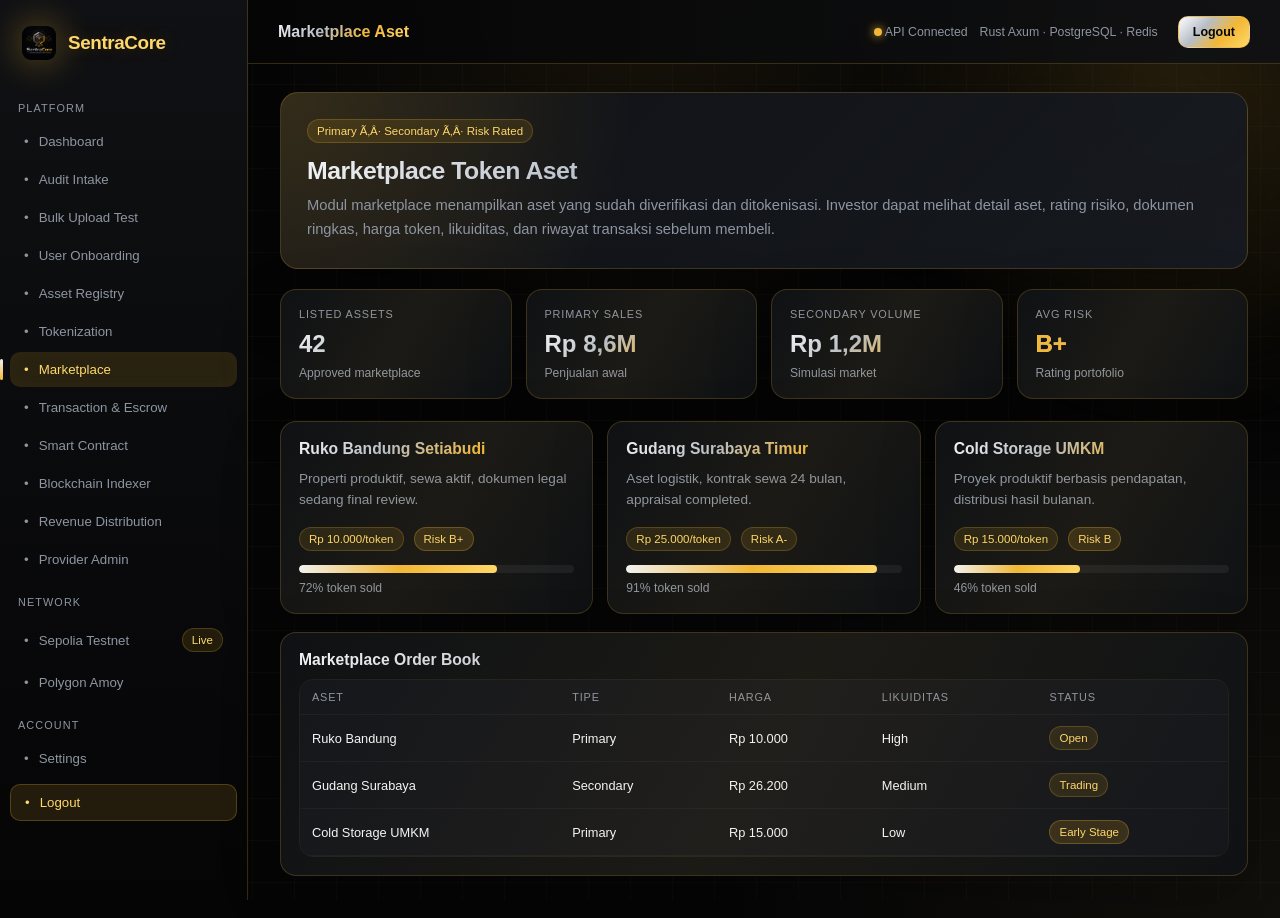
<file: frontend-dark/marketplace.html>
<!DOCTYPE html>
<html lang="id">
<head>
  <meta charset="UTF-8" />
  <meta name="viewport" content="width=device-width, initial-scale=1.0" />
  <title>Marketplace</title>
    <link rel="stylesheet" href="assets/global.css" />
  <link rel="icon" type="image/png" href="assets/favicon.png" />
</head>
<body>
<script src="assets/app.js?v=logout-clean-20260518214626"></script>
<script>
appShell("marketplace", "Marketplace Aset", `
  <div class="hero">
    <span class="badge">Primary Ã‚Â· Secondary Ã‚Â· Risk Rated</span>
    <h1 style="margin-top:14px">Marketplace Token Aset</h1>
    <p>
      Modul marketplace menampilkan aset yang sudah diverifikasi dan ditokenisasi. Investor dapat melihat detail aset,
      rating risiko, dokumen ringkas, harga token, likuiditas, dan riwayat transaksi sebelum membeli.
    </p>
  </div>

  <div class="stat-grid">
    <div class="stat-card"><div class="stat-label">Listed Assets</div><div class="stat-value">42</div><div class="stat-sub">Approved marketplace</div></div>
    <div class="stat-card"><div class="stat-label">Primary Sales</div><div class="stat-value">Rp 8,6M</div><div class="stat-sub">Penjualan awal</div></div>
    <div class="stat-card"><div class="stat-label">Secondary Volume</div><div class="stat-value">Rp 1,2M</div><div class="stat-sub">Simulasi market</div></div>
    <div class="stat-card"><div class="stat-label">Avg Risk</div><div class="stat-value" style="color:var(--gold)">B+</div><div class="stat-sub">Rating portofolio</div></div>
  </div>

  <div class="triple-grid">
    <div class="card">
      <div class="card-title">Ruko Bandung Setiabudi</div>
      <p class="card-desc">Properti produktif, sewa aktif, dokumen legal sedang final review.</p>
      <div class="actions">
        <span class="badge">Rp 10.000/token</span>
        <span class="badge gold">Risk B+</span>
      </div>
      <div style="margin-top:14px" class="progress"><div style="width:72%"></div></div>
      <div class="stat-sub">72% token sold</div>
    </div>

    <div class="card">
      <div class="card-title">Gudang Surabaya Timur</div>
      <p class="card-desc">Aset logistik, kontrak sewa 24 bulan, appraisal completed.</p>
      <div class="actions">
        <span class="badge">Rp 25.000/token</span>
        <span class="badge">Risk A-</span>
      </div>
      <div style="margin-top:14px" class="progress"><div style="width:91%"></div></div>
      <div class="stat-sub">91% token sold</div>
    </div>

    <div class="card">
      <div class="card-title">Cold Storage UMKM</div>
      <p class="card-desc">Proyek produktif berbasis pendapatan, distribusi hasil bulanan.</p>
      <div class="actions">
        <span class="badge">Rp 15.000/token</span>
        <span class="badge gold">Risk B</span>
      </div>
      <div style="margin-top:14px" class="progress"><div style="width:46%"></div></div>
      <div class="stat-sub">46% token sold</div>
    </div>
  </div>

  <div class="card">
    <div class="card-title">Marketplace Order Book</div>
    <div class="table-wrap">
      <table>
        <thead><tr><th>Aset</th><th>Tipe</th><th>Harga</th><th>Likuiditas</th><th>Status</th></tr></thead>
        <tbody>
          <tr><td>Ruko Bandung</td><td>Primary</td><td>Rp 10.000</td><td>High</td><td><span class="badge">Open</span></td></tr>
          <tr><td>Gudang Surabaya</td><td>Secondary</td><td>Rp 26.200</td><td>Medium</td><td><span class="badge">Trading</span></td></tr>
          <tr><td>Cold Storage UMKM</td><td>Primary</td><td>Rp 15.000</td><td>Low</td><td><span class="badge gold">Early Stage</span></td></tr>
        </tbody>
      </table>
    </div>
  </div>
`);
</script>
</body>
</html>
</file>
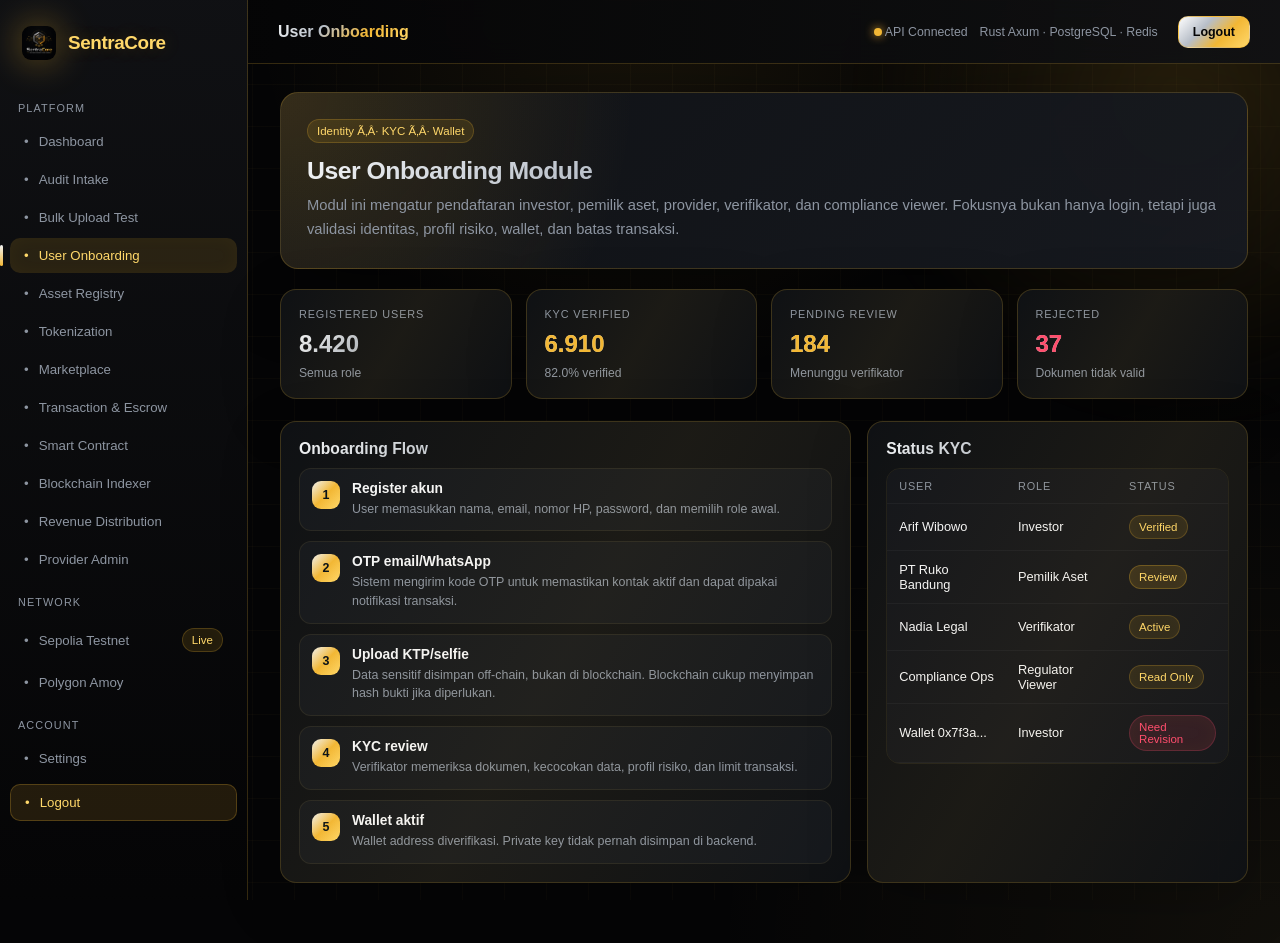
<file: frontend-dark/onboarding.html>
<!DOCTYPE html>
<html lang="id">
<head>
  <meta charset="UTF-8" />
  <meta name="viewport" content="width=device-width, initial-scale=1.0" />
  <title>User Onboarding</title>
    <link rel="stylesheet" href="assets/global.css" />
  <link rel="icon" type="image/png" href="assets/favicon.png" />
</head>
<body>
<script src="assets/app.js?v=logout-clean-20260518214626"></script>
<script>
appShell("onboarding", "User Onboarding", `
  <div class="hero">
    <span class="badge">Identity Ã‚Â· KYC Ã‚Â· Wallet</span>
    <h1 style="margin-top:14px">User Onboarding Module</h1>
    <p>
      Modul ini mengatur pendaftaran investor, pemilik aset, provider, verifikator, dan compliance viewer.
      Fokusnya bukan hanya login, tetapi juga validasi identitas, profil risiko, wallet, dan batas transaksi.
    </p>
  </div>

  <div class="stat-grid">
    <div class="stat-card"><div class="stat-label">Registered Users</div><div class="stat-value">8.420</div><div class="stat-sub">Semua role</div></div>
    <div class="stat-card"><div class="stat-label">KYC Verified</div><div class="stat-value" style="color:var(--accent)">6.910</div><div class="stat-sub">82.0% verified</div></div>
    <div class="stat-card"><div class="stat-label">Pending Review</div><div class="stat-value" style="color:var(--gold)">184</div><div class="stat-sub">Menunggu verifikator</div></div>
    <div class="stat-card"><div class="stat-label">Rejected</div><div class="stat-value" style="color:var(--red)">37</div><div class="stat-sub">Dokumen tidak valid</div></div>
  </div>

  <div class="card-grid">
    <div class="card">
      <div class="card-title">Onboarding Flow</div>
      <div class="flow">
        <div class="flow-step"><div class="step-no">1</div><div><div class="step-title">Register akun</div><div class="step-desc">User memasukkan nama, email, nomor HP, password, dan memilih role awal.</div></div></div>
        <div class="flow-step"><div class="step-no">2</div><div><div class="step-title">OTP email/WhatsApp</div><div class="step-desc">Sistem mengirim kode OTP untuk memastikan kontak aktif dan dapat dipakai notifikasi transaksi.</div></div></div>
        <div class="flow-step"><div class="step-no">3</div><div><div class="step-title">Upload KTP/selfie</div><div class="step-desc">Data sensitif disimpan off-chain, bukan di blockchain. Blockchain cukup menyimpan hash bukti jika diperlukan.</div></div></div>
        <div class="flow-step"><div class="step-no">4</div><div><div class="step-title">KYC review</div><div class="step-desc">Verifikator memeriksa dokumen, kecocokan data, profil risiko, dan limit transaksi.</div></div></div>
        <div class="flow-step"><div class="step-no">5</div><div><div class="step-title">Wallet aktif</div><div class="step-desc">Wallet address diverifikasi. Private key tidak pernah disimpan di backend.</div></div></div>
      </div>
    </div>

    <div class="card">
      <div class="card-title">Status KYC</div>
      <div class="table-wrap">
        <table>
          <thead><tr><th>User</th><th>Role</th><th>Status</th></tr></thead>
          <tbody>
            <tr><td>Arif Wibowo</td><td>Investor</td><td><span class="badge">Verified</span></td></tr>
            <tr><td>PT Ruko Bandung</td><td>Pemilik Aset</td><td><span class="badge gold">Review</span></td></tr>
            <tr><td>Nadia Legal</td><td>Verifikator</td><td><span class="badge">Active</span></td></tr>
            <tr><td>Compliance Ops</td><td>Regulator Viewer</td><td><span class="badge">Read Only</span></td></tr>
            <tr><td>Wallet 0x7f3a...</td><td>Investor</td><td><span class="badge red">Need Revision</span></td></tr>
          </tbody>
        </table>
      </div>
    </div>
  </div>
`);
</script>
</body>
</html>
</file>
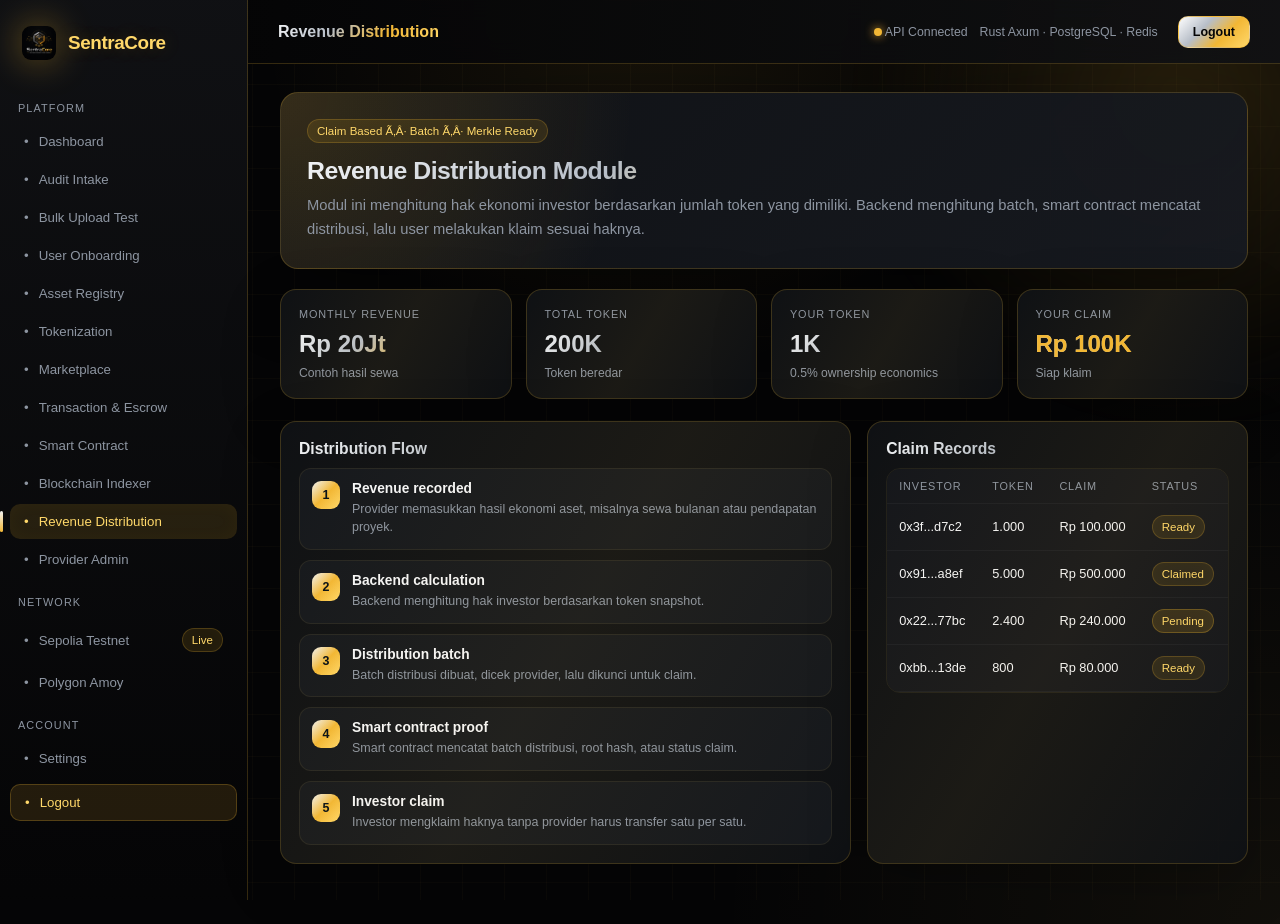
<file: frontend-dark/revenue.html>
<!DOCTYPE html>
<html lang="id">
<head>
  <meta charset="UTF-8" />
  <meta name="viewport" content="width=device-width, initial-scale=1.0" />
  <title>Revenue Distribution</title>
    <link rel="stylesheet" href="assets/global.css" />
  <link rel="icon" type="image/png" href="assets/favicon.png" />
</head>
<body>
<script src="assets/app.js?v=logout-clean-20260518214626"></script>
<script>
appShell("revenue", "Revenue Distribution", `
  <div class="hero">
    <span class="badge">Claim Based Ã‚Â· Batch Ã‚Â· Merkle Ready</span>
    <h1 style="margin-top:14px">Revenue Distribution Module</h1>
    <p>
      Modul ini menghitung hak ekonomi investor berdasarkan jumlah token yang dimiliki. Backend menghitung batch,
      smart contract mencatat distribusi, lalu user melakukan klaim sesuai haknya.
    </p>
  </div>

  <div class="stat-grid">
    <div class="stat-card"><div class="stat-label">Monthly Revenue</div><div class="stat-value">Rp 20Jt</div><div class="stat-sub">Contoh hasil sewa</div></div>
    <div class="stat-card"><div class="stat-label">Total Token</div><div class="stat-value">200K</div><div class="stat-sub">Token beredar</div></div>
    <div class="stat-card"><div class="stat-label">Your Token</div><div class="stat-value">1K</div><div class="stat-sub">0.5% ownership economics</div></div>
    <div class="stat-card"><div class="stat-label">Your Claim</div><div class="stat-value" style="color:var(--accent)">Rp 100K</div><div class="stat-sub">Siap klaim</div></div>
  </div>

  <div class="card-grid">
    <div class="card">
      <div class="card-title">Distribution Flow</div>
      <div class="flow">
        <div class="flow-step"><div class="step-no">1</div><div><div class="step-title">Revenue recorded</div><div class="step-desc">Provider memasukkan hasil ekonomi aset, misalnya sewa bulanan atau pendapatan proyek.</div></div></div>
        <div class="flow-step"><div class="step-no">2</div><div><div class="step-title">Backend calculation</div><div class="step-desc">Backend menghitung hak investor berdasarkan token snapshot.</div></div></div>
        <div class="flow-step"><div class="step-no">3</div><div><div class="step-title">Distribution batch</div><div class="step-desc">Batch distribusi dibuat, dicek provider, lalu dikunci untuk claim.</div></div></div>
        <div class="flow-step"><div class="step-no">4</div><div><div class="step-title">Smart contract proof</div><div class="step-desc">Smart contract mencatat batch distribusi, root hash, atau status claim.</div></div></div>
        <div class="flow-step"><div class="step-no">5</div><div><div class="step-title">Investor claim</div><div class="step-desc">Investor mengklaim haknya tanpa provider harus transfer satu per satu.</div></div></div>
      </div>
    </div>

    <div class="card">
      <div class="card-title">Claim Records</div>
      <div class="table-wrap">
        <table>
          <thead><tr><th>Investor</th><th>Token</th><th>Claim</th><th>Status</th></tr></thead>
          <tbody>
            <tr><td>0x3f...d7c2</td><td>1.000</td><td>Rp 100.000</td><td><span class="badge">Ready</span></td></tr>
            <tr><td>0x91...a8ef</td><td>5.000</td><td>Rp 500.000</td><td><span class="badge">Claimed</span></td></tr>
            <tr><td>0x22...77bc</td><td>2.400</td><td>Rp 240.000</td><td><span class="badge gold">Pending</span></td></tr>
            <tr><td>0xbb...13de</td><td>800</td><td>Rp 80.000</td><td><span class="badge">Ready</span></td></tr>
          </tbody>
        </table>
      </div>
    </div>
  </div>
`);
</script>
</body>
</html>
</file>
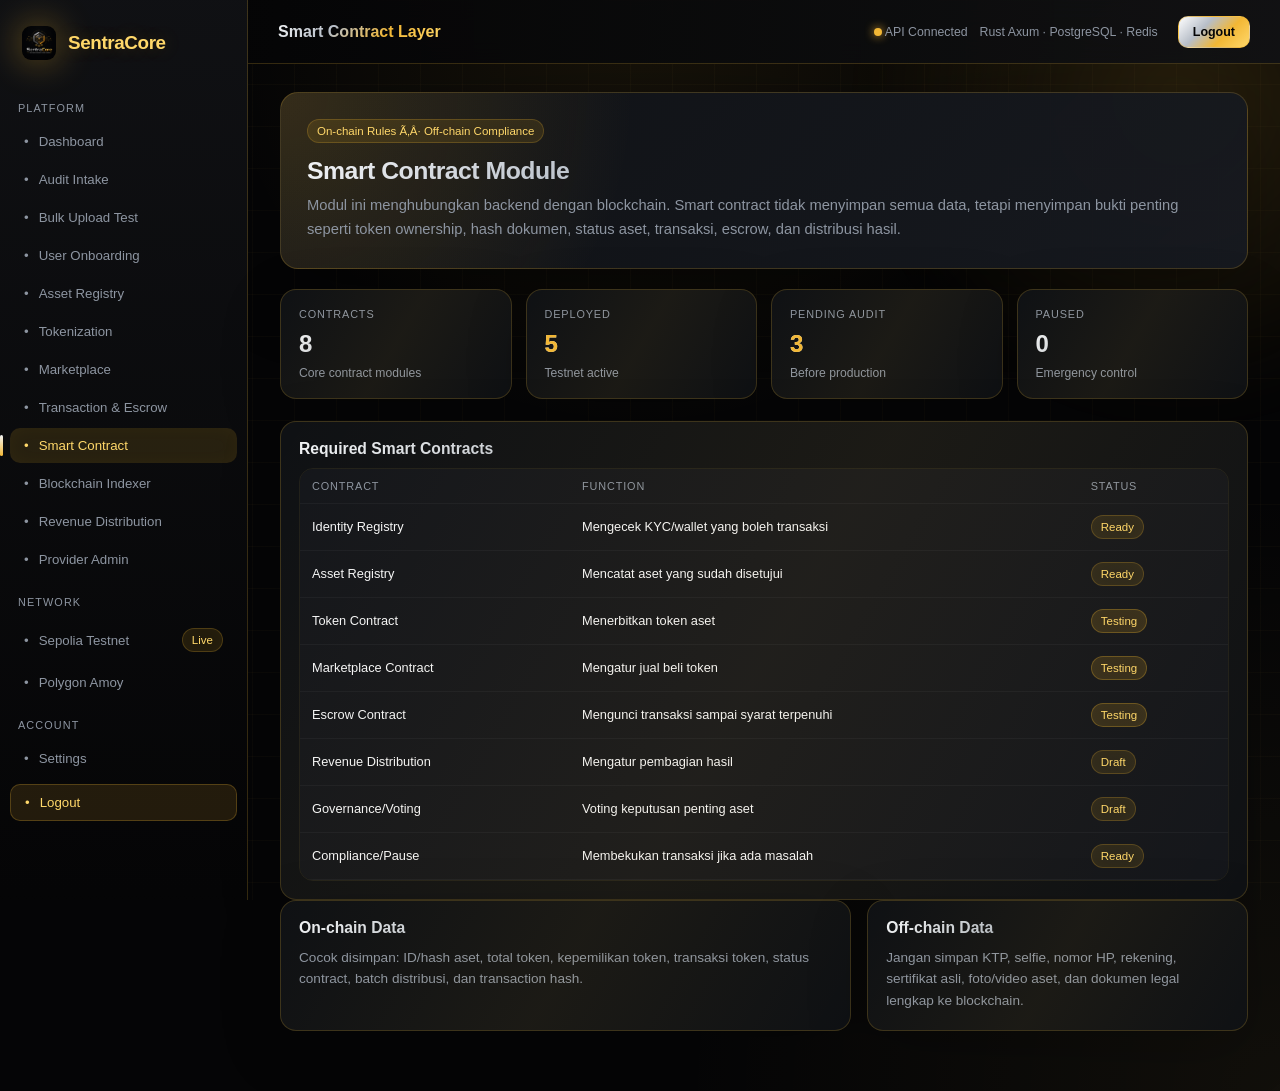
<file: frontend-dark/smart-contract.html>
<!DOCTYPE html>
<html lang="id">
<head>
  <meta charset="UTF-8" />
  <meta name="viewport" content="width=device-width, initial-scale=1.0" />
  <title>Smart Contract Layer</title>
    <link rel="stylesheet" href="assets/global.css" />
  <link rel="icon" type="image/png" href="assets/favicon.png" />
</head>
<body>
<script src="assets/app.js?v=logout-clean-20260518214626"></script>
<script>
appShell("smartcontract", "Smart Contract Layer", `
  <div class="hero">
    <span class="badge">On-chain Rules Ã‚Â· Off-chain Compliance</span>
    <h1 style="margin-top:14px">Smart Contract Module</h1>
    <p>
      Modul ini menghubungkan backend dengan blockchain. Smart contract tidak menyimpan semua data, tetapi menyimpan
      bukti penting seperti token ownership, hash dokumen, status aset, transaksi, escrow, dan distribusi hasil.
    </p>
  </div>

  <div class="stat-grid">
    <div class="stat-card"><div class="stat-label">Contracts</div><div class="stat-value">8</div><div class="stat-sub">Core contract modules</div></div>
    <div class="stat-card"><div class="stat-label">Deployed</div><div class="stat-value" style="color:var(--accent)">5</div><div class="stat-sub">Testnet active</div></div>
    <div class="stat-card"><div class="stat-label">Pending Audit</div><div class="stat-value" style="color:var(--gold)">3</div><div class="stat-sub">Before production</div></div>
    <div class="stat-card"><div class="stat-label">Paused</div><div class="stat-value">0</div><div class="stat-sub">Emergency control</div></div>
  </div>

  <div class="card">
    <div class="card-title">Required Smart Contracts</div>
    <div class="table-wrap">
      <table>
        <thead><tr><th>Contract</th><th>Function</th><th>Status</th></tr></thead>
        <tbody>
          <tr><td>Identity Registry</td><td>Mengecek KYC/wallet yang boleh transaksi</td><td><span class="badge">Ready</span></td></tr>
          <tr><td>Asset Registry</td><td>Mencatat aset yang sudah disetujui</td><td><span class="badge">Ready</span></td></tr>
          <tr><td>Token Contract</td><td>Menerbitkan token aset</td><td><span class="badge gold">Testing</span></td></tr>
          <tr><td>Marketplace Contract</td><td>Mengatur jual beli token</td><td><span class="badge gold">Testing</span></td></tr>
          <tr><td>Escrow Contract</td><td>Mengunci transaksi sampai syarat terpenuhi</td><td><span class="badge gold">Testing</span></td></tr>
          <tr><td>Revenue Distribution</td><td>Mengatur pembagian hasil</td><td><span class="badge">Draft</span></td></tr>
          <tr><td>Governance/Voting</td><td>Voting keputusan penting aset</td><td><span class="badge">Draft</span></td></tr>
          <tr><td>Compliance/Pause</td><td>Membekukan transaksi jika ada masalah</td><td><span class="badge">Ready</span></td></tr>
        </tbody>
      </table>
    </div>
  </div>

  <div class="card-grid">
    <div class="card">
      <div class="card-title">On-chain Data</div>
      <p class="card-desc">Cocok disimpan: ID/hash aset, total token, kepemilikan token, transaksi token, status contract, batch distribusi, dan transaction hash.</p>
    </div>
    <div class="card">
      <div class="card-title">Off-chain Data</div>
      <p class="card-desc">Jangan simpan KTP, selfie, nomor HP, rekening, sertifikat asli, foto/video aset, dan dokumen legal lengkap ke blockchain.</p>
    </div>
  </div>
`);
</script>
</body>
</html>
</file>
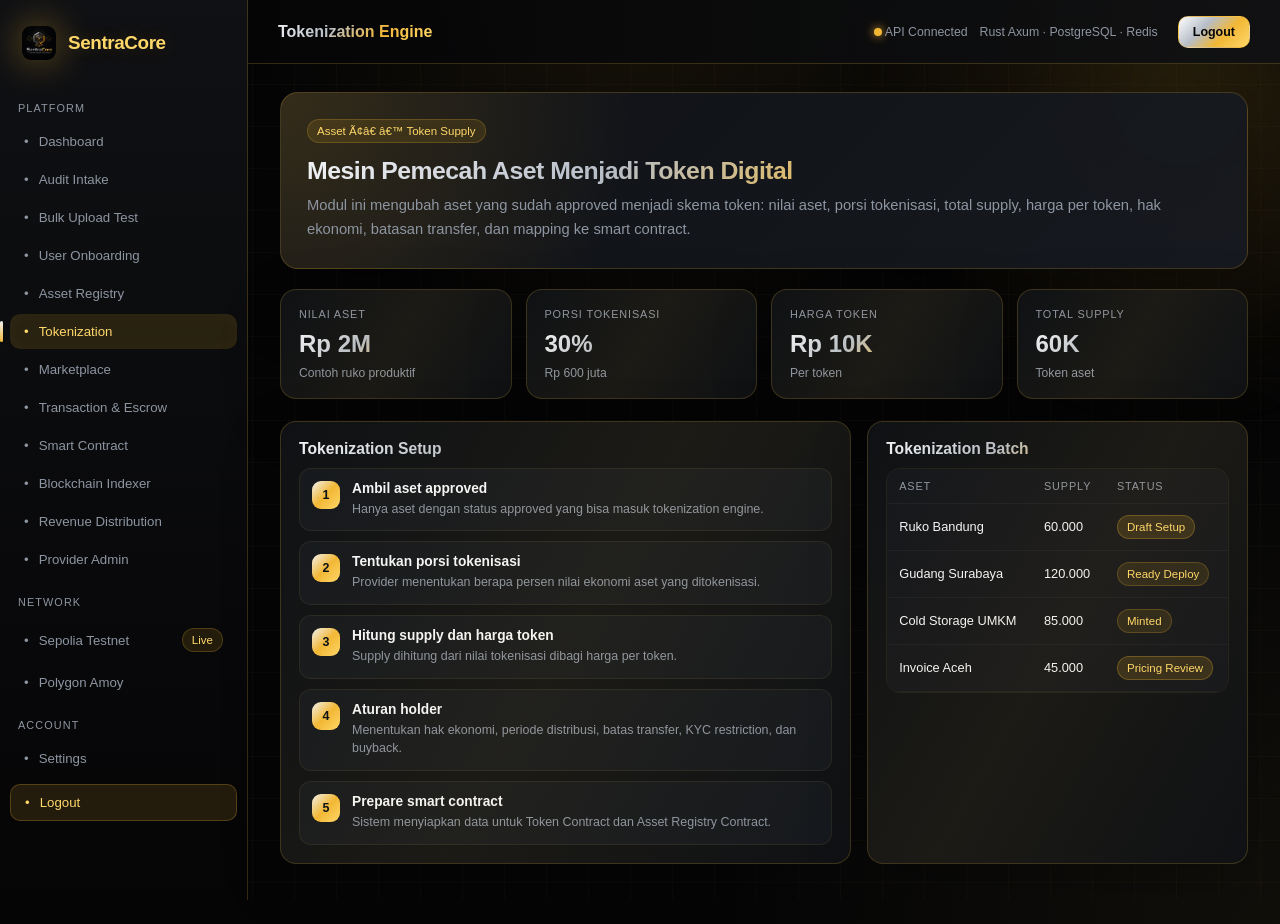
<file: frontend-dark/tokenization.html>
<!DOCTYPE html>
<html lang="id">
<head>
  <meta charset="UTF-8" />
  <meta name="viewport" content="width=device-width, initial-scale=1.0" />
  <title>Tokenization Engine</title>
    <link rel="stylesheet" href="assets/global.css" />
  <link rel="icon" type="image/png" href="assets/favicon.png" />
</head>
<body>
<script src="assets/app.js?v=logout-clean-20260518214626"></script>
<script>
appShell("tokenization", "Tokenization Engine", `
  <div class="hero">
    <span class="badge">Asset Ã¢â€ â€™ Token Supply</span>
    <h1 style="margin-top:14px">Mesin Pemecah Aset Menjadi Token Digital</h1>
    <p>
      Modul ini mengubah aset yang sudah approved menjadi skema token: nilai aset, porsi tokenisasi, total supply,
      harga per token, hak ekonomi, batasan transfer, dan mapping ke smart contract.
    </p>
  </div>

  <div class="stat-grid">
    <div class="stat-card"><div class="stat-label">Nilai Aset</div><div class="stat-value">Rp 2M</div><div class="stat-sub">Contoh ruko produktif</div></div>
    <div class="stat-card"><div class="stat-label">Porsi Tokenisasi</div><div class="stat-value">30%</div><div class="stat-sub">Rp 600 juta</div></div>
    <div class="stat-card"><div class="stat-label">Harga Token</div><div class="stat-value">Rp 10K</div><div class="stat-sub">Per token</div></div>
    <div class="stat-card"><div class="stat-label">Total Supply</div><div class="stat-value">60K</div><div class="stat-sub">Token aset</div></div>
  </div>

  <div class="card-grid">
    <div class="card">
      <div class="card-title">Tokenization Setup</div>
      <div class="flow">
        <div class="flow-step"><div class="step-no">1</div><div><div class="step-title">Ambil aset approved</div><div class="step-desc">Hanya aset dengan status approved yang bisa masuk tokenization engine.</div></div></div>
        <div class="flow-step"><div class="step-no">2</div><div><div class="step-title">Tentukan porsi tokenisasi</div><div class="step-desc">Provider menentukan berapa persen nilai ekonomi aset yang ditokenisasi.</div></div></div>
        <div class="flow-step"><div class="step-no">3</div><div><div class="step-title">Hitung supply dan harga token</div><div class="step-desc">Supply dihitung dari nilai tokenisasi dibagi harga per token.</div></div></div>
        <div class="flow-step"><div class="step-no">4</div><div><div class="step-title">Aturan holder</div><div class="step-desc">Menentukan hak ekonomi, periode distribusi, batas transfer, KYC restriction, dan buyback.</div></div></div>
        <div class="flow-step"><div class="step-no">5</div><div><div class="step-title">Prepare smart contract</div><div class="step-desc">Sistem menyiapkan data untuk Token Contract dan Asset Registry Contract.</div></div></div>
      </div>
    </div>

    <div class="card">
      <div class="card-title">Tokenization Batch</div>
      <div class="table-wrap">
        <table>
          <thead><tr><th>Aset</th><th>Supply</th><th>Status</th></tr></thead>
          <tbody>
            <tr><td>Ruko Bandung</td><td>60.000</td><td><span class="badge gold">Draft Setup</span></td></tr>
            <tr><td>Gudang Surabaya</td><td>120.000</td><td><span class="badge">Ready Deploy</span></td></tr>
            <tr><td>Cold Storage UMKM</td><td>85.000</td><td><span class="badge">Minted</span></td></tr>
            <tr><td>Invoice Aceh</td><td>45.000</td><td><span class="badge gold">Pricing Review</span></td></tr>
          </tbody>
        </table>
      </div>
    </div>
  </div>
`);
</script>
</body>
</html>
</file>
<file: frontend-dark/assets/global.css>
:root {
  /* SentraCore Logo Palette: black, gold, silver */
  --bg: #050506;
  --bg2: #090a0c;

  --surface: #101114;
  --surface2: #17191f;
  --surface3: #22252c;

  --border: rgba(246, 190, 58, 0.20);

  --accent: #f2b735;
  --accent2: #ffd86a;
  --accent3: #a87412;

  --gold: #f2b735;
  --gold2: #ffd86a;
  --gold3: #c98d18;

  --silver: #f1f3f5;
  --silver2: #b7bec8;
  --silver3: #6c747f;

  --steel: #474d57;
  --red: #ff4b6e;
  --green: #3de8c8;

  --text: #f5f6f8;
  --muted: #8d95a1;

  --glow-gold: rgba(242, 183, 53, 0.28);
  --glow-soft: rgba(255, 216, 106, 0.12);

  --metal-gradient: linear-gradient(135deg, #ffffff 0%, #aeb6bf 35%, #f2b735 64%, #ffd86a 100%);
  --gold-gradient: linear-gradient(135deg, #9a650c 0%, #f2b735 48%, #ffd86a 100%);
  --dark-gradient: linear-gradient(135deg, rgba(16,17,20,0.98), rgba(8,8,10,0.98));

  --radius-lg: 18px;
  --radius-md: 14px;
  --radius-sm: 10px;
}

/* ============================================================
   RESET + BASE
   ============================================================ */

*,
*::before,
*::after {
  box-sizing: border-box;
  margin: 0;
  padding: 0;
}

html {
  min-height: 100%;
  background: var(--bg);
}

body {
  min-height: 100vh;
  font-family: "Segoe UI", Inter, Arial, sans-serif;
  background:
    radial-gradient(circle at top, rgba(245,185,46,0.08), transparent 34%),
    radial-gradient(circle at bottom right, rgba(255,214,107,0.05), transparent 36%),
    var(--bg);
  color: var(--text);
  overflow-x: hidden;
}

body::before {
  content: "";
  position: fixed;
  inset: 0;
  background-image:
    linear-gradient(rgba(255,214,107,0.026) 1px, transparent 1px),
    linear-gradient(90deg, rgba(255,214,107,0.026) 1px, transparent 1px);
  background-size: 42px 42px;
  pointer-events: none;
  z-index: 0;
}

body::after {
  content: "";
  position: fixed;
  width: 720px;
  height: 720px;
  right: -260px;
  top: -260px;
  background: radial-gradient(circle, rgba(245,185,46,0.15), transparent 62%);
  filter: blur(24px);
  pointer-events: none;
  z-index: 0;
}

a {
  color: inherit;
}

button,
input {
  font-family: inherit;
}

::-webkit-scrollbar {
  width: 6px;
  height: 6px;
}

::-webkit-scrollbar-track {
  background: var(--bg);
}

::-webkit-scrollbar-thumb {
  background: rgba(255,214,107,0.22);
  border-radius: 999px;
}

/* ============================================================
   SHARED APP SHELL
   ============================================================ */

.shell {
  position: relative;
  z-index: 1;
  display: flex;
  min-height: 100vh;
}

.sidebar {
  width: 248px;
  flex-shrink: 0;
  background:
    linear-gradient(180deg, rgba(16,18,22,0.98), rgba(10,11,14,0.98));
  border-right: 1px solid var(--border);
  padding: 26px 0;
  position: sticky;
  top: 0;
  height: 100vh;
  overflow-y: auto;
}

.logo {
  padding: 0 22px 26px;
  display: flex;
  align-items: center;
  gap: 12px;
  color: var(--gold2);
  font-weight: 900;
  letter-spacing: -0.4px;
  font-size: 1.18rem;
}

.logo-icon {
  width: 34px;
  height: 34px;
  object-fit: contain;
  border-radius: 9px;
  filter: drop-shadow(0 0 18px rgba(245,185,46,0.45));
}

.logo-icon-fallback {
  width: 34px;
  height: 34px;
  background: linear-gradient(135deg, var(--silver), var(--gold), var(--gold2));
  clip-path: polygon(50% 0%, 100% 25%, 100% 75%, 50% 100%, 0% 75%, 0% 25%);
  box-shadow: 0 0 28px rgba(245,185,46,0.28);
}

.nav-section {
  padding: 16px 18px 7px;
  color: var(--muted);
  font-size: .68rem;
  text-transform: uppercase;
  letter-spacing: .1em;
}

.nav-item {
  display: flex;
  align-items: center;
  gap: 10px;
  margin: 3px 10px;
  padding: 10px 14px;
  color: var(--muted);
  text-decoration: none;
  border-radius: 10px;
  font-size: .83rem;
  transition: .18s;
  position: relative;
}

.nav-item:hover {
  background: rgba(245,185,46,0.075);
  color: var(--text);
}

.nav-item.active {
  color: var(--gold2);
  background: rgba(245,185,46,0.12);
}

.nav-item.active::before {
  content: "";
  position: absolute;
  left: -10px;
  top: 20%;
  height: 60%;
  width: 3px;
  background: linear-gradient(180deg, var(--silver), var(--gold));
  border-radius: 99px;
}

.main {
  flex: 1;
  min-width: 0;
}

.topbar {
  height: 64px;
  border-bottom: 1px solid var(--border);
  background: rgba(7,7,7,0.82);
  backdrop-filter: blur(14px);
  display: flex;
  align-items: center;
  justify-content: space-between;
  padding: 0 30px;
  position: sticky;
  top: 0;
  z-index: 10;
}

.page-title {
  font-size: 1rem;
  font-weight: 800;
}

.topbar-meta {
  display: flex;
  align-items: center;
  gap: 12px;
  color: var(--muted);
  font-size: .77rem;
}

.live-dot {
  width: 8px;
  height: 8px;
  border-radius: 999px;
  background: var(--gold);
  display: inline-block;
  box-shadow: 0 0 10px var(--gold);
  animation: pulse 1.5s infinite;
}

@keyframes pulse {
  0%, 100% { opacity: 1; }
  50% { opacity: .35; }
}

.content {
  padding: 28px 32px 42px;
}

/* ============================================================
   CARDS / GRID / TABLE
   ============================================================ */

.hero {
  background:
    radial-gradient(circle at top left, rgba(245,185,46,0.16), transparent 36%),
    linear-gradient(135deg, rgba(16,18,22,0.98), rgba(23,26,32,0.96));
  border: 1px solid var(--border);
  border-radius: 18px;
  padding: 26px;
  margin-bottom: 20px;
  box-shadow: 0 20px 80px rgba(0,0,0,0.32);
}

.hero h1 {
  font-size: 1.55rem;
  margin-bottom: 8px;
  letter-spacing: -0.5px;
}

.hero p {
  color: var(--muted);
  line-height: 1.65;
  max-width: 920px;
  font-size: .92rem;
}

.stat-grid {
  display: grid;
  grid-template-columns: repeat(4, 1fr);
  gap: 14px;
  margin: 18px 0 22px;
}

.card-grid {
  display: grid;
  grid-template-columns: 1.2fr .8fr;
  gap: 16px;
  margin-bottom: 18px;
}

.triple-grid {
  display: grid;
  grid-template-columns: repeat(3, 1fr);
  gap: 14px;
  margin-bottom: 18px;
}

.stat-card,
.card {
  background: rgba(16,18,22,0.95);
  border: 1px solid var(--border);
  border-radius: 16px;
  padding: 18px;
  position: relative;
  overflow: hidden;
  box-shadow: 0 18px 60px rgba(0,0,0,0.22);
}

.stat-card::after,
.card::after {
  content: "";
  position: absolute;
  inset: 0;
  background: linear-gradient(120deg, transparent, rgba(245,185,46,0.055), transparent);
  pointer-events: none;
}

.stat-label {
  color: var(--muted);
  text-transform: uppercase;
  letter-spacing: .08em;
  font-size: .68rem;
  margin-bottom: 10px;
}

.stat-value {
  font-size: 1.5rem;
  font-weight: 800;
}

.stat-sub {
  margin-top: 8px;
  color: var(--muted);
  font-size: .76rem;
}

.card-title {
  font-weight: 800;
  margin-bottom: 10px;
  font-size: .98rem;
}

.card-desc {
  color: var(--muted);
  line-height: 1.6;
  font-size: .85rem;
}

.badge {
  display: inline-flex;
  align-items: center;
  gap: 6px;
  padding: 5px 9px;
  border-radius: 999px;
  font-size: .72rem;
  background: rgba(245,185,46,0.10);
  color: var(--gold2);
  border: 1px solid rgba(245,185,46,0.22);
}

.badge.gold {
  background: rgba(245,185,46,0.14);
  color: var(--gold2);
  border-color: rgba(245,185,46,0.28);
}

.badge.red {
  background: rgba(255,75,110,0.12);
  color: var(--red);
  border-color: rgba(255,75,110,0.22);
}

.flow {
  display: flex;
  flex-direction: column;
  gap: 10px;
}

.flow-step {
  display: flex;
  gap: 12px;
  align-items: flex-start;
  padding: 12px;
  background: rgba(23,26,32,0.86);
  border: 1px solid rgba(255,214,107,0.08);
  border-radius: 12px;
}

.step-no {
  width: 28px;
  height: 28px;
  background: linear-gradient(135deg, var(--silver), var(--gold), var(--gold2));
  color: #071018;
  font-size: .78rem;
  border-radius: 9px;
  display: flex;
  align-items: center;
  justify-content: center;
  font-weight: 900;
  flex-shrink: 0;
}

.step-title {
  font-size: .86rem;
  font-weight: 700;
}

.step-desc {
  color: var(--muted);
  margin-top: 4px;
  font-size: .78rem;
  line-height: 1.5;
}

.table-wrap {
  overflow-x: auto;
  border-radius: 14px;
  border: 1px solid rgba(255,214,107,0.08);
}

table {
  width: 100%;
  border-collapse: collapse;
  font-size: .8rem;
  background: rgba(23,26,32,0.62);
}

th,
td {
  padding: 11px 12px;
  border-bottom: 1px solid rgba(255,255,255,0.04);
  text-align: left;
}

th {
  color: var(--muted);
  font-size: .68rem;
  text-transform: uppercase;
  letter-spacing: .08em;
  font-weight: 500;
}

td {
  color: var(--text);
}

.hash {
  color: var(--gold2);
  font-family: Consolas, monospace;
  font-size: .76rem;
}

.progress {
  height: 8px;
  background: rgba(255,255,255,0.06);
  border-radius: 999px;
  overflow: hidden;
}

.progress > div {
  height: 100%;
  background: linear-gradient(90deg, var(--silver), var(--gold), var(--gold2));
  border-radius: 999px;
}

.actions {
  display: flex;
  flex-wrap: wrap;
  gap: 10px;
  margin-top: 16px;
}

.btn {
  border: 1px solid rgba(245,185,46,0.35);
  color: var(--gold2);
  background: rgba(245,185,46,0.08);
  padding: 9px 13px;
  border-radius: 10px;
  cursor: pointer;
  font-size: .78rem;
  text-decoration: none;
}

.btn.secondary {
  color: var(--silver);
  border-color: rgba(232,237,243,0.28);
  background: rgba(232,237,243,0.07);
}

.btn.gold {
  color: var(--gold2);
  border-color: rgba(245,185,46,0.42);
  background: rgba(245,185,46,0.11);
}

/* ============================================================
   LOGIN PAGE
   ============================================================ */

.login-shell {
  position: relative;
  z-index: 1;
  min-height: 100vh;
  display: grid;
  grid-template-columns: 1.08fr .92fr;
}

.brand-panel {
  padding: 54px 56px;
  display: flex;
  flex-direction: column;
  justify-content: space-between;
  border-right: 1px solid var(--border);
  background:
    radial-gradient(circle at 22% 20%, rgba(245,185,46,0.16), transparent 34%),
    radial-gradient(circle at 75% 80%, rgba(232,237,243,0.08), transparent 38%);
}

.hero-copy {
  max-width: 760px;
}

.kicker {
  display: inline-flex;
  border: 1px solid rgba(245,185,46,0.25);
  background: rgba(245,185,46,0.09);
  color: var(--gold2);
  border-radius: 999px;
  padding: 7px 11px;
  font-size: .74rem;
  margin-bottom: 18px;
}

.hero-copy h1 {
  font-size: clamp(2.1rem, 5vw, 4.8rem);
  line-height: .98;
  letter-spacing: -2.8px;
  margin-bottom: 20px;
}

.hero-copy p {
  max-width: 620px;
  color: var(--muted);
  line-height: 1.75;
  font-size: .98rem;
}

.feature-row {
  display: grid;
  grid-template-columns: repeat(3, 1fr);
  gap: 14px;
  margin-top: 34px;
}

.feature-card {
  border: 1px solid var(--border);
  background: rgba(16,18,22,0.78);
  border-radius: 16px;
  padding: 16px;
}

.feature-card .num {
  color: var(--gold2);
  font-weight: 800;
  font-size: 1.35rem;
  margin-bottom: 8px;
}

.feature-card .label {
  color: var(--muted);
  line-height: 1.5;
  font-size: .78rem;
}

.login-panel {
  display: flex;
  align-items: center;
  justify-content: center;
  padding: 40px 28px;
}

.login-card {
  width: min(100%, 430px);
  background: rgba(16,18,22,0.94);
  border: 1px solid var(--border);
  border-radius: 22px;
  padding: 28px;
  box-shadow: 0 28px 90px rgba(0,0,0,0.34);
  position: relative;
  overflow: hidden;
}

.login-card::before {
  content: "";
  position: absolute;
  inset: 0;
  background: linear-gradient(120deg, transparent, rgba(245,185,46,0.06), transparent);
  pointer-events: none;
}

.login-card h2 {
  font-size: 1.35rem;
  margin-bottom: 8px;
}

.login-card .sub {
  color: var(--muted);
  font-size: .86rem;
  line-height: 1.55;
  margin-bottom: 22px;
}

.form-group {
  margin-bottom: 14px;
}

.form-group label {
  display: block;
  color: var(--muted);
  font-size: .72rem;
  text-transform: uppercase;
  letter-spacing: .08em;
  margin-bottom: 8px;
}

.input {
  width: 100%;
  height: 46px;
  border: 1px solid rgba(255,214,107,0.14);
  background: rgba(23,26,32,0.86);
  color: var(--text);
  border-radius: 12px;
  padding: 0 13px;
  outline: none;
  font-size: .9rem;
}

.input:focus {
  border-color: rgba(245,185,46,0.58);
  box-shadow: 0 0 0 3px rgba(245,185,46,0.09);
}

.row {
  display: flex;
  align-items: center;
  justify-content: space-between;
  gap: 12px;
  margin: 10px 0 18px;
  color: var(--muted);
  font-size: .78rem;
}

.row a {
  color: var(--gold2);
  text-decoration: none;
}

.login-card .btn {
  width: 100%;
  border: 0;
  height: 46px;
  border-radius: 12px;
  cursor: pointer;
  background: linear-gradient(135deg, var(--silver), var(--gold), var(--gold2));
  color: #061017;
  font-weight: 900;
  font-size: .92rem;
  box-shadow: 0 16px 40px rgba(245,185,46,0.16);
}

.login-card .btn.secondary {
  margin-top: 10px;
  background: rgba(232,237,243,0.08);
  color: var(--silver);
  border: 1px solid rgba(232,237,243,0.22);
  box-shadow: none;
}

.status {
  margin-top: 14px;
  min-height: 20px;
  font-size: .8rem;
  color: var(--muted);
  line-height: 1.45;
}

.status.ok {
  color: var(--gold2);
}

.status.err {
  color: var(--red);
}

.demo-box {
  margin-top: 18px;
  background: rgba(23,26,32,0.72);
  border: 1px solid rgba(255,214,107,0.10);
  border-radius: 14px;
  padding: 13px;
  color: var(--muted);
  font-size: .78rem;
  line-height: 1.6;
}

.demo-box code {
  color: var(--gold2);
}

.footer-note {
  color: var(--muted);
  font-size: .75rem;
  line-height: 1.6;
}

/* ============================================================
   RESPONSIVE
   ============================================================ */

@media (max-width: 980px) {
  .shell {
    flex-direction: column;
  }

  .sidebar {
    width: 100%;
    height: auto;
    position: relative;
    display: block;
    padding: 18px 0;
  }

  .stat-grid,
  .card-grid,
  .triple-grid,
  .feature-row,
  .login-shell {
    grid-template-columns: 1fr;
  }

  .topbar {
    padding: 0 18px;
  }

  .content {
    padding: 20px 16px 34px;
  }

  .brand-panel {
    min-height: auto;
    padding: 32px 22px;
    border-right: 0;
    border-bottom: 1px solid var(--border);
  }

  .login-panel {
    padding: 26px 18px 42px;
  }
}

/* ============================================================
   SENTRACORE METALLIC FINISHING
   ============================================================ */

.logo {
  color: var(--gold2);
  text-shadow: 0 0 18px rgba(242,183,53,0.22);
}

.hero-copy h1,
.hero h1,
.page-title,
.card-title,
.stat-value {
  background: linear-gradient(135deg, var(--silver), var(--silver2), var(--gold), var(--gold2));
  -webkit-background-clip: text;
  background-clip: text;
  color: transparent;
}

.stat-card:hover,
.card:hover,
.login-card:hover {
  border-color: rgba(255,216,106,0.32);
  box-shadow:
    0 18px 70px rgba(0,0,0,0.28),
    0 0 32px rgba(242,183,53,0.08);
}

.nav-item.active,
.badge,
.kicker {
  box-shadow: inset 0 0 18px rgba(242,183,53,0.04);
}

.btn,
.login-card .btn {
  background: var(--metal-gradient);
}

.btn.secondary,
.login-card .btn.secondary {
  background: rgba(241,243,245,0.08);
}

.topbar {
  background:
    linear-gradient(90deg, rgba(5,5,6,0.94), rgba(16,17,20,0.88));
}

.sidebar {
  background:
    linear-gradient(180deg, rgba(16,17,20,0.98), rgba(5,5,6,0.98));
}
/* ============================================================
   ADMIN DASHBOARD EXTENSION
   ============================================================ */

.admin-metric-row {
  display: grid;
  grid-template-columns: repeat(4, 1fr);
  gap: 14px;
  margin-bottom: 18px;
}

.admin-chart {
  height: 260px;
  border-radius: 16px;
  background:
    linear-gradient(180deg, rgba(242,183,53,0.16), rgba(242,183,53,0.02)),
    repeating-linear-gradient(
      to right,
      transparent 0,
      transparent 68px,
      rgba(255,216,106,0.04) 69px
    );
  border: 1px solid rgba(255,216,106,0.10);
  position: relative;
  overflow: hidden;
}

.admin-chart svg {
  width: 100%;
  height: 100%;
}

.admin-pill-list {
  display: flex;
  flex-direction: column;
  gap: 10px;
}

.admin-pill {
  display: flex;
  justify-content: space-between;
  gap: 14px;
  padding: 12px;
  border-radius: 14px;
  background: rgba(23,26,32,0.72);
  border: 1px solid rgba(255,216,106,0.08);
}

.admin-pill strong {
  font-size: .86rem;
}

.admin-pill span {
  color: var(--muted);
  font-size: .75rem;
}

.admin-quick-actions {
  display: flex;
  flex-wrap: wrap;
  gap: 10px;
}

.admin-action {
  cursor: pointer;
  border: 1px solid rgba(242,183,53,0.28);
  background: rgba(242,183,53,0.08);
  color: var(--accent2);
  padding: 10px 12px;
  border-radius: 12px;
  font-size: .78rem;
}

@media (max-width: 980px) {
  .admin-metric-row {
    grid-template-columns: 1fr;
  }
}


/* ============================================================
   LOGOUT AND BUTTON VISIBILITY FIX
   ============================================================ */

.nav-item.logout {
  color: #ffd86a !important;
  background: rgba(242, 183, 53, 0.08);
  border: 1px solid rgba(242, 183, 53, 0.16);
}

.nav-item.logout:hover {
  color: #050506 !important;
  background: linear-gradient(135deg, #ffffff 0%, #b7bec8 35%, #f2b735 64%, #ffd86a 100%);
}

.hero .actions .btn,
.actions .btn {
  font-weight: 900;
}

.hero .actions .btn:not(.secondary):not(.gold),
.actions .btn:not(.secondary):not(.gold) {
  background: linear-gradient(135deg, #ffffff 0%, #b7bec8 35%, #f2b735 64%, #ffd86a 100%) !important;
  color: #050506 !important;
  border-color: rgba(255, 216, 106, 0.42) !important;
  text-shadow: none !important;
}

.hero .actions .btn.secondary,
.actions .btn.secondary {
  background: rgba(255, 255, 255, 0.06) !important;
  color: #f1f3f5 !important;
  border-color: rgba(241, 243, 245, 0.32) !important;
}

.hero .actions .btn.gold,
.actions .btn.gold {
  background: rgba(242, 183, 53, 0.10) !important;
  color: #ffd86a !important;
  border-color: rgba(242, 183, 53, 0.42) !important;
}

.login-card .btn {
  color: #050506 !important;
}


/* FORCE FINAL LOGOUT BUTTON FIX */
.nav-item.logout {
  margin-top: 8px !important;
  color: #ffd86a !important;
  background: rgba(242, 183, 53, 0.10) !important;
  border: 1px solid rgba(242, 183, 53, 0.22) !important;
}

.nav-item.logout:hover {
  color: #050506 !important;
  background: linear-gradient(135deg, #ffffff 0%, #b7bec8 35%, #f2b735 64%, #ffd86a 100%) !important;
}

.actions .btn:first-child,
.hero .actions .btn:first-child {
  background: linear-gradient(135deg, #ffffff 0%, #b7bec8 35%, #f2b735 64%, #ffd86a 100%) !important;
  color: #050506 !important;
  font-weight: 900 !important;
  text-shadow: none !important;
  border-color: rgba(255, 216, 106, 0.55) !important;
}

.actions .btn:first-child *,
.hero .actions .btn:first-child * {
  color: #050506 !important;
}
/* END FORCE FINAL LOGOUT BUTTON FIX */

/* ============================================================
   VISIBLE LOGOUT FINAL FIX
   ============================================================ */

.visible-logout-topbar {
  border: 1px solid rgba(242, 183, 53, 0.45) !important;
  background: linear-gradient(135deg, #ffffff 0%, #b7bec8 35%, #f2b735 64%, #ffd86a 100%) !important;
  color: #050506 !important;
  font-weight: 900 !important;
  border-radius: 10px !important;
  padding: 8px 14px !important;
  cursor: pointer !important;
  font-size: .78rem !important;
  margin-left: 8px !important;
}

.visible-logout-sidebar,
.nav-item.logout {
  display: flex !important;
  visibility: visible !important;
  opacity: 1 !important;
  color: #ffd86a !important;
  background: rgba(242, 183, 53, 0.12) !important;
  border: 1px solid rgba(242, 183, 53, 0.24) !important;
  margin-top: 8px !important;
}

.visible-logout-sidebar:hover,
.nav-item.logout:hover {
  color: #050506 !important;
  background: linear-gradient(135deg, #ffffff 0%, #b7bec8 35%, #f2b735 64%, #ffd86a 100%) !important;
}

/* CLEAN LOGOUT FINAL FIX */
.visible-logout-topbar {
  display: inline-flex !important;
  align-items: center !important;
  justify-content: center !important;
  border: 1px solid rgba(242, 183, 53, 0.45) !important;
  background: linear-gradient(135deg, #ffffff 0%, #b7bec8 35%, #f2b735 64%, #ffd86a 100%) !important;
  color: #050506 !important;
  font-weight: 900 !important;
  border-radius: 10px !important;
  padding: 8px 14px !important;
  cursor: pointer !important;
  font-size: .78rem !important;
  margin-left: 8px !important;
}

.visible-logout-sidebar,
.nav-item.logout {
  display: flex !important;
  visibility: visible !important;
  opacity: 1 !important;
  color: #ffd86a !important;
  background: rgba(242, 183, 53, 0.12) !important;
  border: 1px solid rgba(242, 183, 53, 0.24) !important;
  margin-top: 8px !important;
}

.visible-logout-sidebar:hover,
.nav-item.logout:hover {
  color: #050506 !important;
  background: linear-gradient(135deg, #ffffff 0%, #b7bec8 35%, #f2b735 64%, #ffd86a 100%) !important;
}

.actions .btn:first-child,
.hero .actions .btn:first-child {
  background: linear-gradient(135deg, #ffffff 0%, #b7bec8 35%, #f2b735 64%, #ffd86a 100%) !important;
  color: #050506 !important;
  font-weight: 900 !important;
  text-shadow: none !important;
  border-color: rgba(255, 216, 106, 0.55) !important;
}
/* END CLEAN LOGOUT FINAL FIX */
</file>
